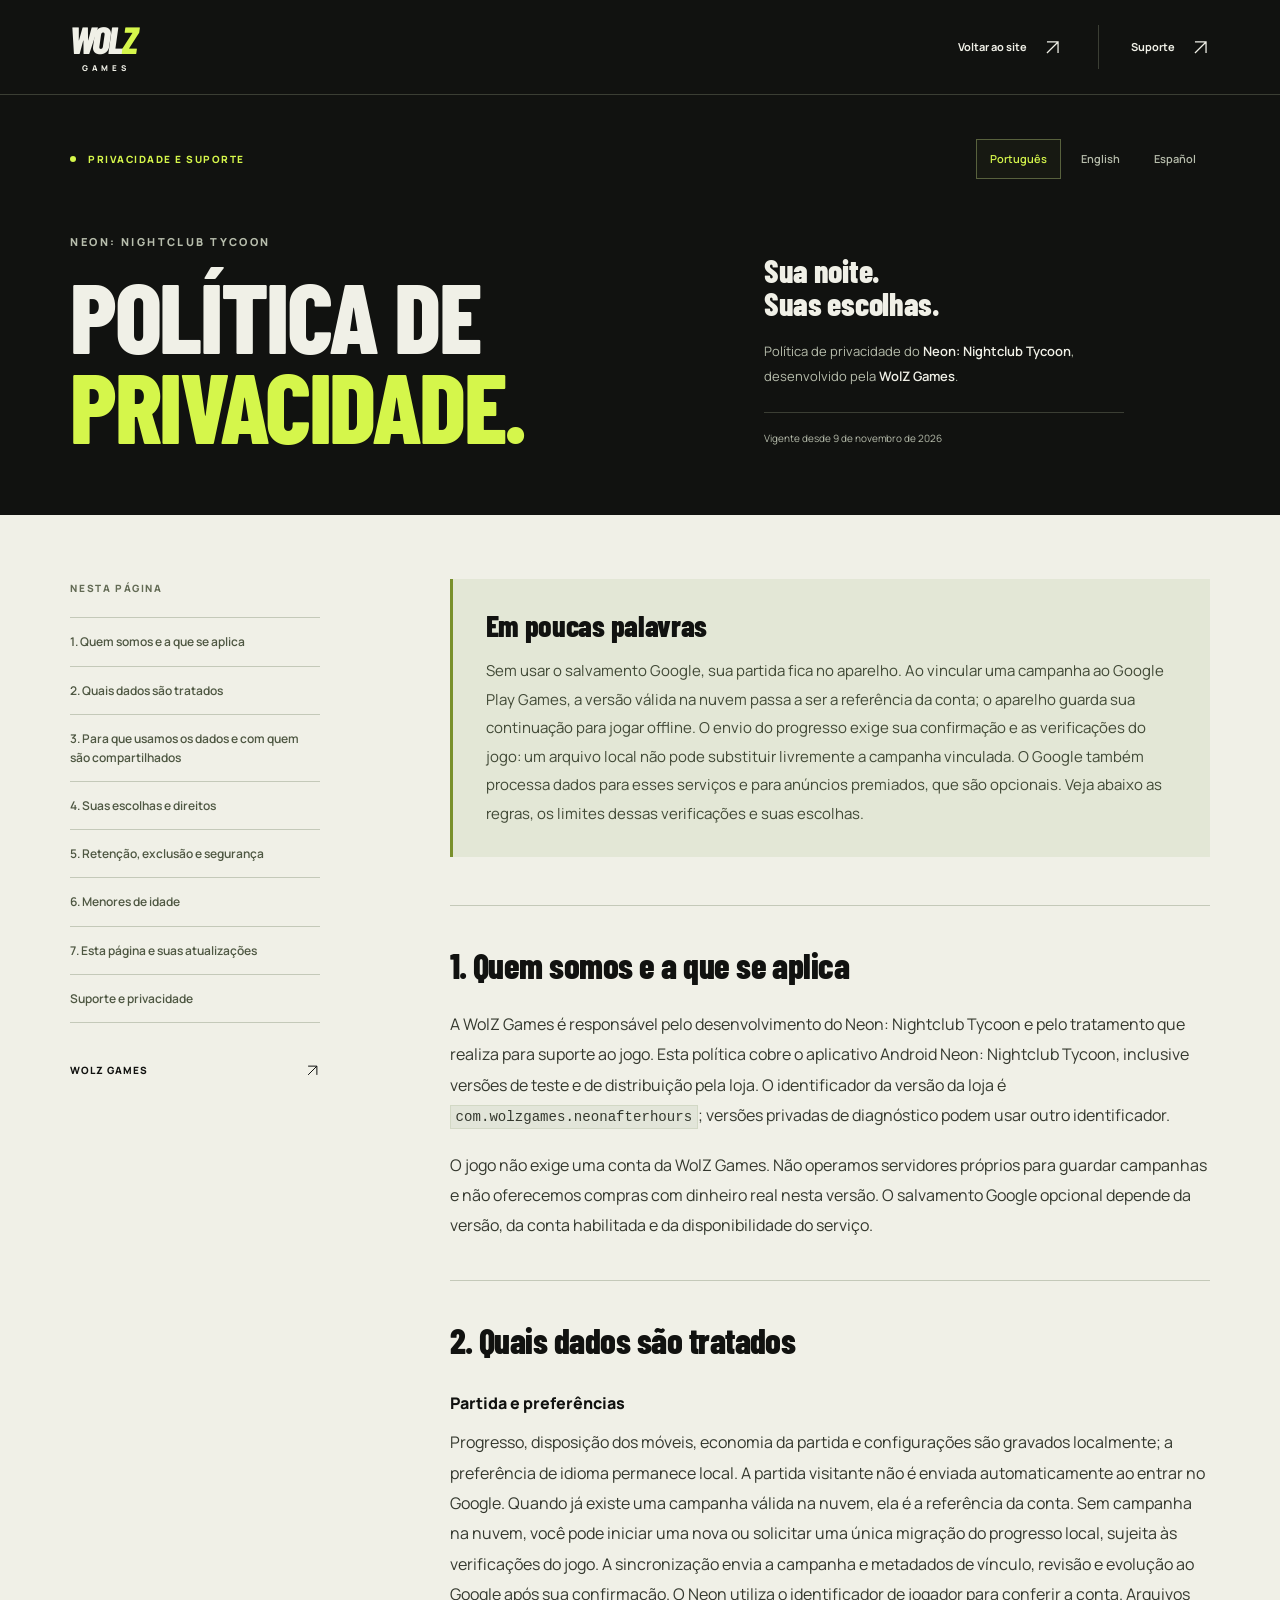
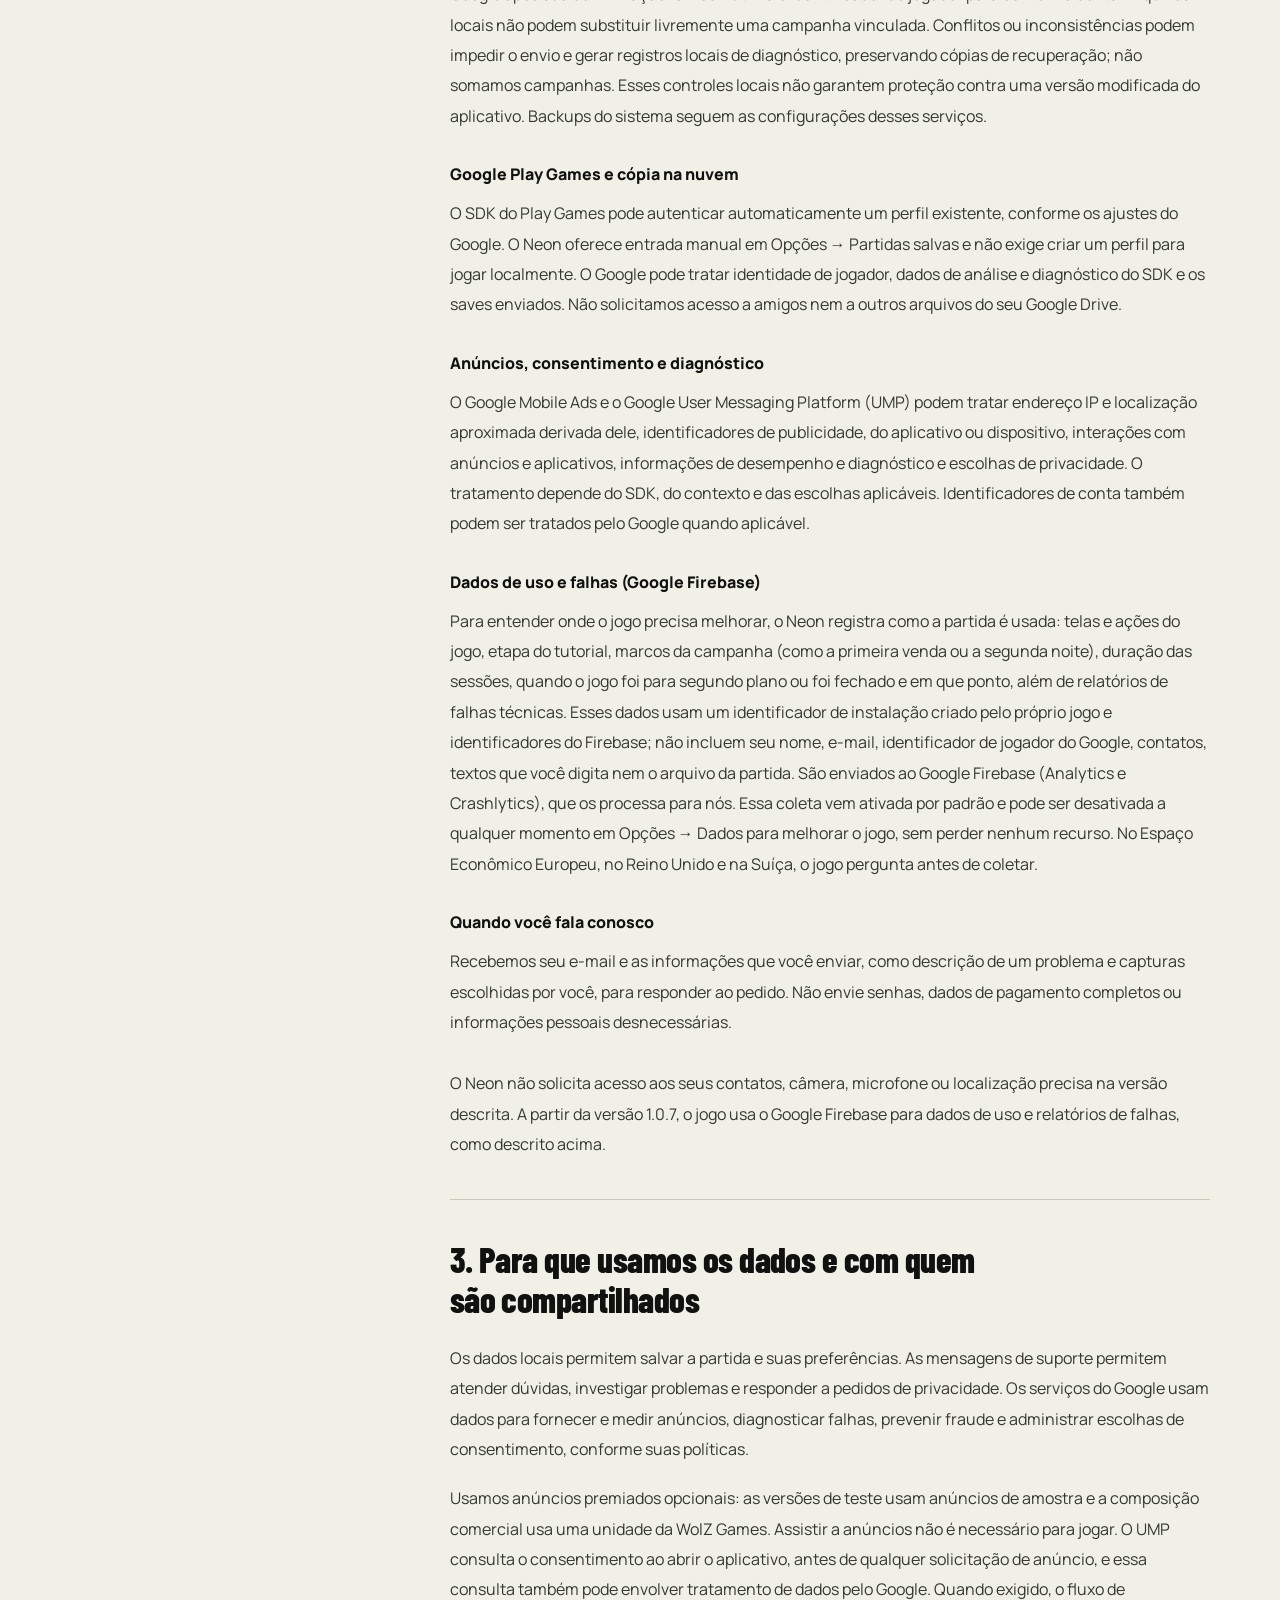
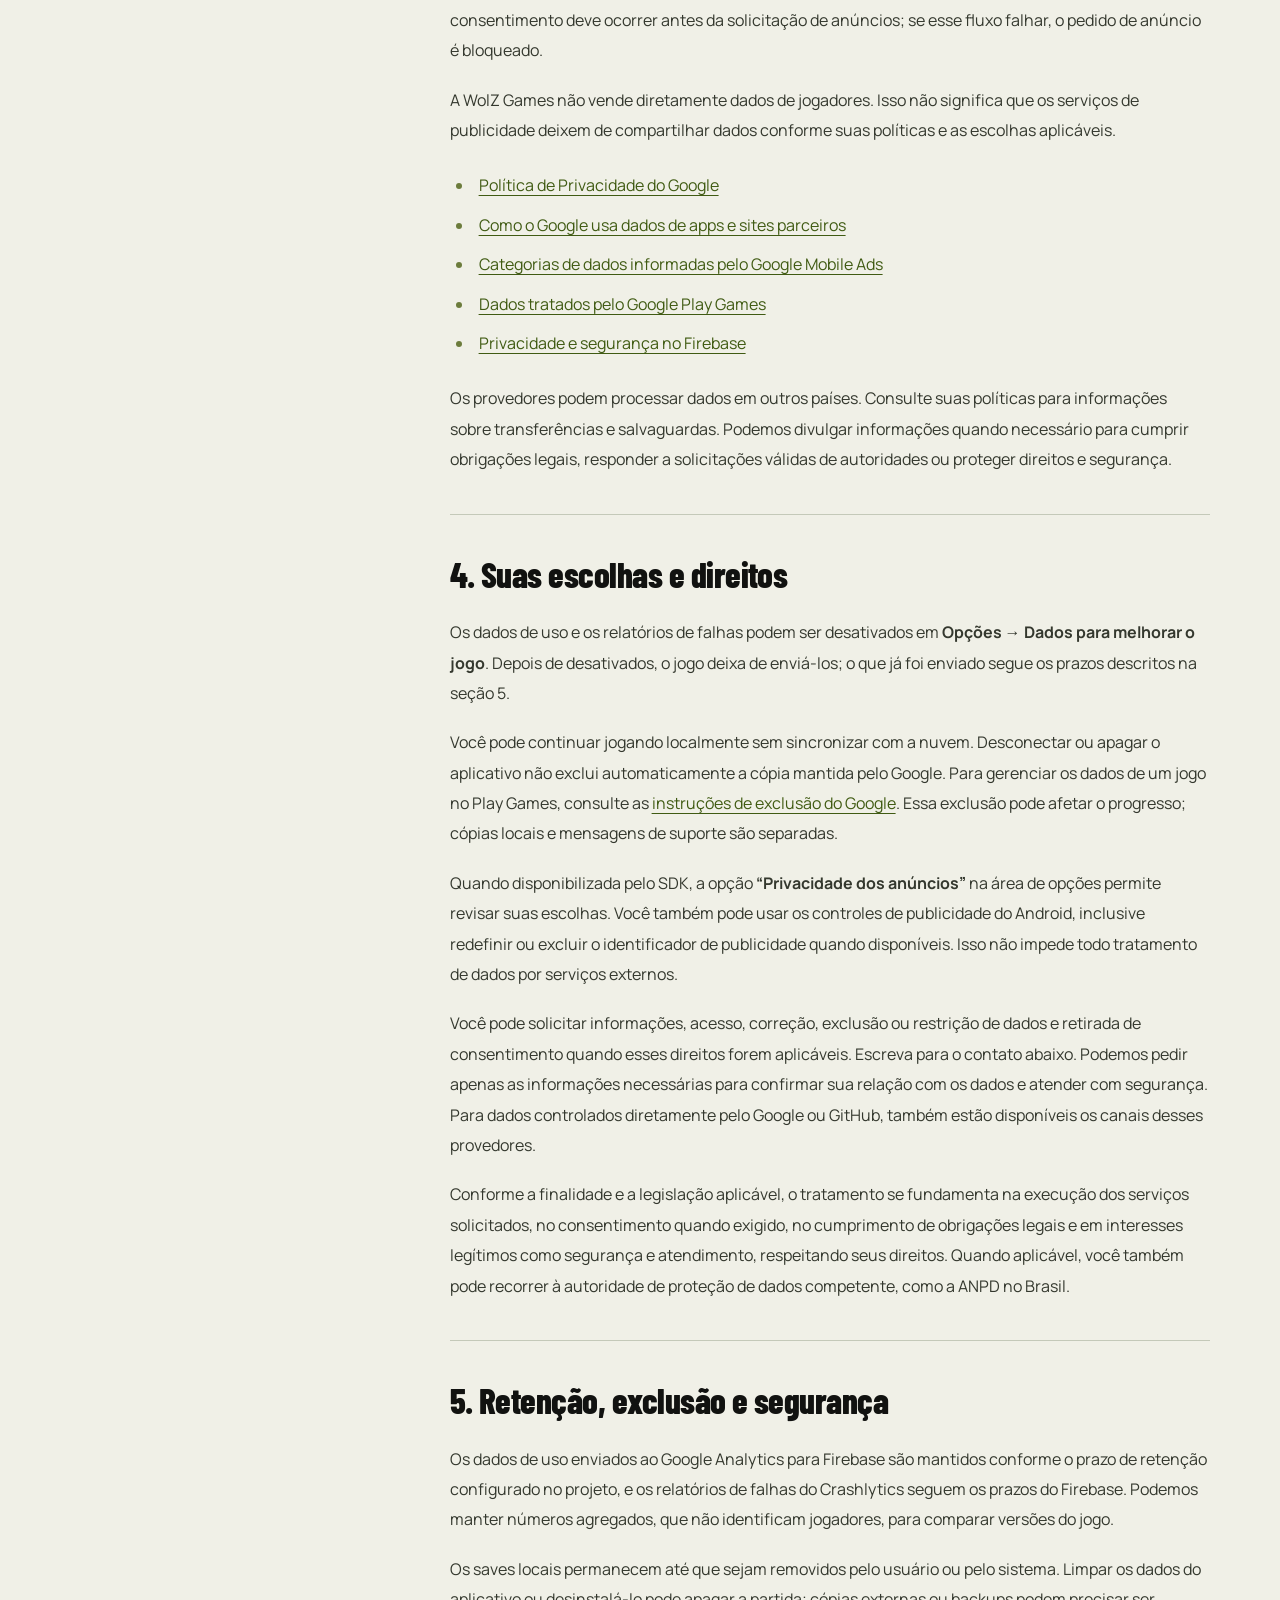
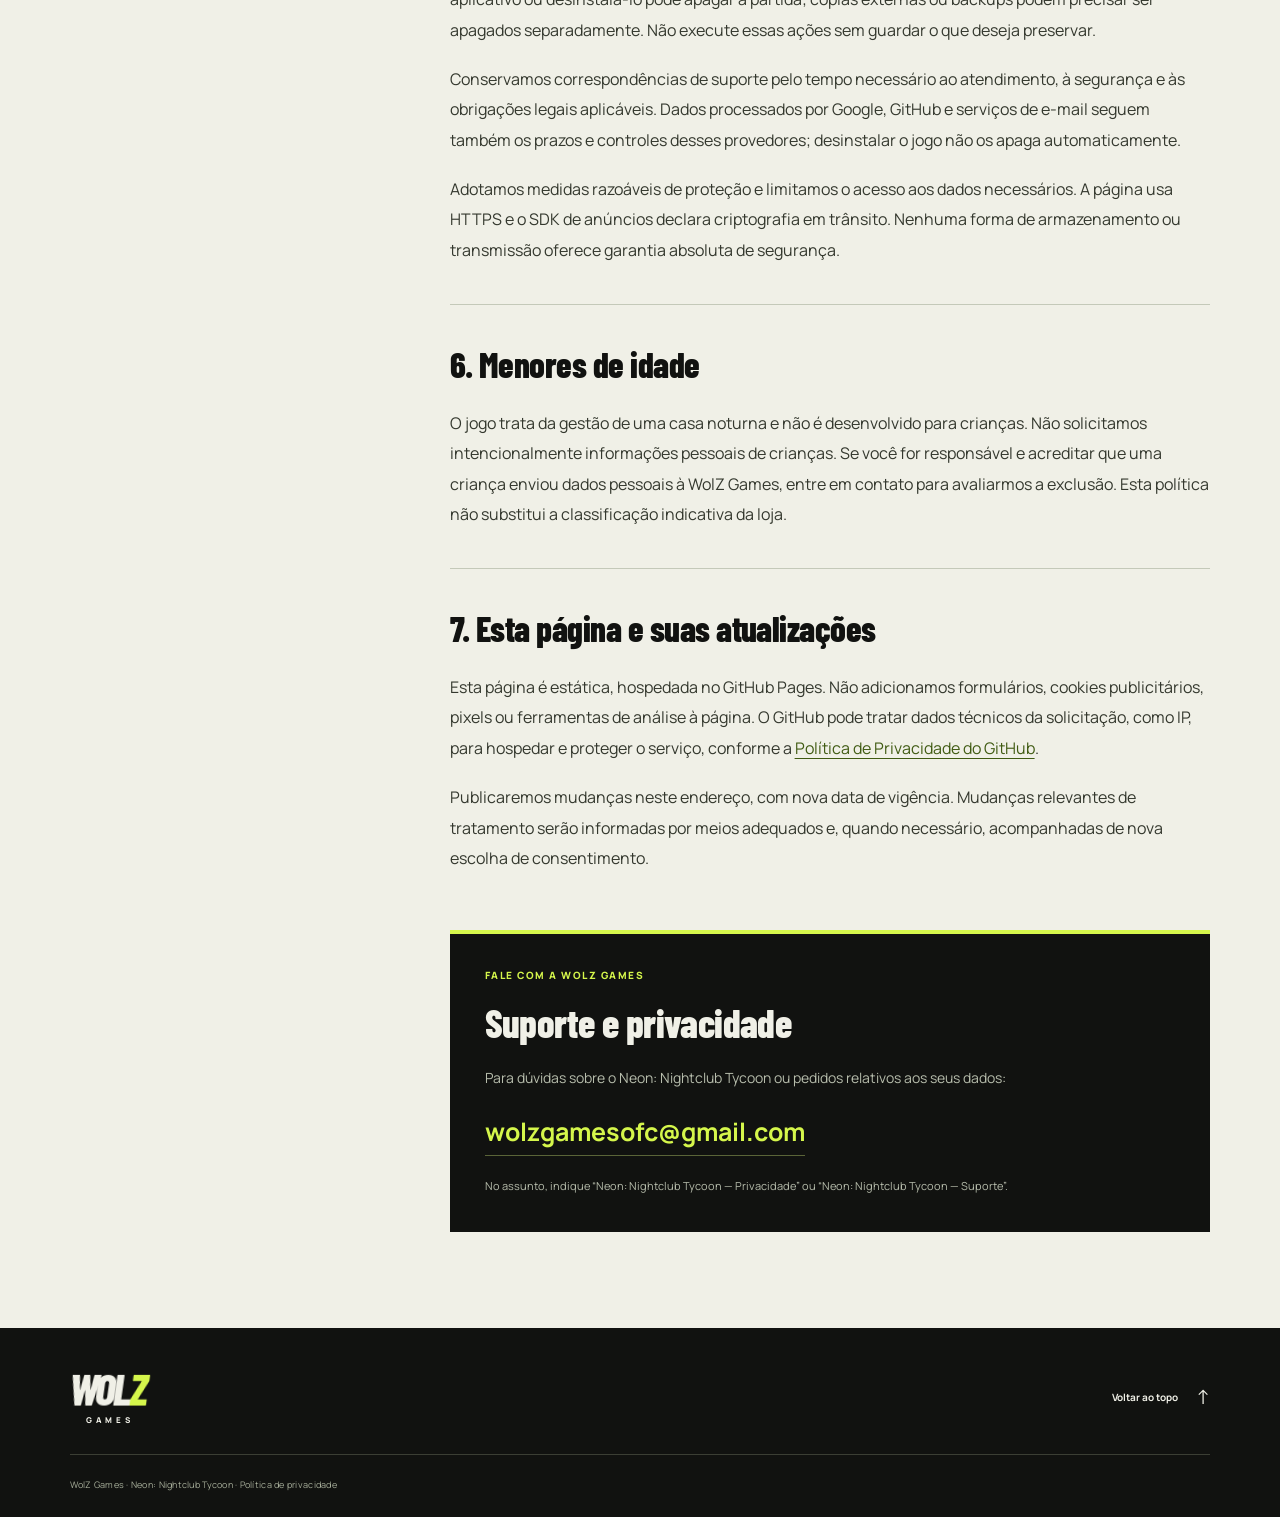
<file: index.html>
<!doctype html>
<html lang="pt-BR">
<head>
  <meta charset="utf-8">
  <meta name="viewport" content="width=device-width,initial-scale=1">
  <meta name="description" content="Política de privacidade do Neon: Nightclub Tycoon, da WolZ Games. Dados, anúncios, suas escolhas e contato.">
  <meta name="color-scheme" content="light">
  <meta name="theme-color" content="#111210">
  <title>Privacidade · Neon: Nightclub Tycoon · WolZ Games</title>
  <link rel="canonical" href="https://wesley-dev1.github.io/neonafterhours-privacy/">
  <link rel="alternate" hreflang="pt-BR" href="https://wesley-dev1.github.io/neonafterhours-privacy/">
  <link rel="alternate" hreflang="en" href="https://wesley-dev1.github.io/neonafterhours-privacy/en.html">
  <link rel="alternate" hreflang="es" href="https://wesley-dev1.github.io/neonafterhours-privacy/es.html">
  <link rel="alternate" hreflang="x-default" href="https://wesley-dev1.github.io/neonafterhours-privacy/">
  <link rel="icon" href="https://wesley-dev1.github.io/assets/neon-icon.webp" type="image/webp">
  <link rel="preload" href="assets/fonts/barlow-condensed-800-latin.woff2" as="font" type="font/woff2" crossorigin>
  <link rel="preload" href="assets/fonts/manrope-latin.woff2" as="font" type="font/woff2" crossorigin>
  <link rel="stylesheet" href="style.css?v=c54417be1d84">
</head>
<body id="top">
<a class="skip" href="#policy">Ir para a política</a>
<header class="site-header"><div class="wrap header-inner"><a class="brand" href="https://wesley-dev1.github.io/" aria-label="WolZ Games, início"><span class="brand-word">WOL<span>Z</span></span><span class="brand-caption">GAMES</span></a><a class="header-back" href="https://wesley-dev1.github.io/">Voltar ao site<svg class="icon" viewBox="0 0 24 24" aria-hidden="true"><path d="M5 19 19 5M5 5h14v14"/></svg></a><a class="header-support" href="mailto:wolzgamesofc@gmail.com">Suporte<svg class="icon" viewBox="0 0 24 24" aria-hidden="true"><path d="M5 19 19 5M5 5h14v14"/></svg></a></div></header>
<main id="policy" tabindex="-1">
<div class="document-hero"><div class="wrap"><div class="hero-top"><p class="eyebrow">PRIVACIDADE E SUPORTE</p><nav aria-label="Idioma" class="languages"><a href="./" lang="pt-BR" hreflang="pt-BR" aria-current="page">Português</a><a href="en.html" lang="en" hreflang="en">English</a><a href="es.html" lang="es" hreflang="es">Español</a></nav></div><div class="hero-grid"><div><p class="document-game">NEON: NIGHTCLUB TYCOON</p><h1>POLÍTICA DE<br><span>PRIVACIDADE.</span></h1></div><div class="hero-aside"><p class="hero-tagline">Sua noite.<br>Suas escolhas.</p><p class="intro">Política de privacidade do <strong>Neon: Nightclub Tycoon</strong>, desenvolvido pela <strong>WolZ Games</strong>.</p><p class="updated">Vigente desde 9 de novembro de 2026</p></div></div></div></div>
<div class="wrap reading-layout">
<aside class="desktop-toc"><div class="toc-inner"><p class="toc-label">Nesta página</p><nav aria-label="Nesta página"><a href="#about">1. Quem somos e a que se aplica</a>
<a href="#data">2. Quais dados são tratados</a>
<a href="#ads">3. Para que usamos os dados e com quem são compartilhados</a>
<a href="#choices">4. Suas escolhas e direitos</a>
<a href="#security">5. Retenção, exclusão e segurança</a>
<a href="#minors">6. Menores de idade</a>
<a href="#updates">7. Esta página e suas atualizações</a>
<a href="#contact">Suporte e privacidade</a></nav><a class="toc-home" href="https://wesley-dev1.github.io/">WOLZ GAMES <svg class="icon" viewBox="0 0 24 24" aria-hidden="true"><path d="M5 19 19 5M5 5h14v14"/></svg></a></div></aside>
<div class="reading-main"><details class="mobile-toc"><summary>Explorar esta política<span aria-hidden="true">+</span></summary><nav aria-label="Nesta página"><a href="#about">1. Quem somos e a que se aplica</a>
<a href="#data">2. Quais dados são tratados</a>
<a href="#ads">3. Para que usamos os dados e com quem são compartilhados</a>
<a href="#choices">4. Suas escolhas e direitos</a>
<a href="#security">5. Retenção, exclusão e segurança</a>
<a href="#minors">6. Menores de idade</a>
<a href="#updates">7. Esta página e suas atualizações</a>
<a href="#contact">Suporte e privacidade</a></nav></details>
<article class="policy-copy" aria-label="Política de privacidade">
<aside class="summary"><strong>Em poucas palavras</strong><p>Sem usar o salvamento Google, sua partida fica no aparelho. Ao vincular uma campanha ao Google Play Games, a versão válida na nuvem passa a ser a referência da conta; o aparelho guarda sua continuação para jogar offline. O envio do progresso exige sua confirmação e as verificações do jogo: um arquivo local não pode substituir livremente a campanha vinculada. O Google também processa dados para esses serviços e para anúncios premiados, que são opcionais. Veja abaixo as regras, os limites dessas verificações e suas escolhas.</p></aside>
<section id="about"><h2>1. Quem somos e a que se aplica</h2><p>A WolZ Games é responsável pelo desenvolvimento do Neon: Nightclub Tycoon e pelo tratamento que realiza para suporte ao jogo. Esta política cobre o aplicativo Android Neon: Nightclub Tycoon, inclusive versões de teste e de distribuição pela loja. O identificador da versão da loja é <code>com.wolzgames.neonafterhours</code>; versões privadas de diagnóstico podem usar outro identificador.</p><p>O jogo não exige uma conta da WolZ Games. Não operamos servidores próprios para guardar campanhas e não oferecemos compras com dinheiro real nesta versão. O salvamento Google opcional depende da versão, da conta habilitada e da disponibilidade do serviço.</p></section>
<section id="data"><h2>2. Quais dados são tratados</h2><div class="item"><h3>Partida e preferências</h3><p>Progresso, disposição dos móveis, economia da partida e configurações são gravados localmente; a preferência de idioma permanece local. A partida visitante não é enviada automaticamente ao entrar no Google. Quando já existe uma campanha válida na nuvem, ela é a referência da conta. Sem campanha na nuvem, você pode iniciar uma nova ou solicitar uma única migração do progresso local, sujeita às verificações do jogo. A sincronização envia a campanha e metadados de vínculo, revisão e evolução ao Google após sua confirmação. O Neon utiliza o identificador de jogador para conferir a conta. Arquivos locais não podem substituir livremente uma campanha vinculada. Conflitos ou inconsistências podem impedir o envio e gerar registros locais de diagnóstico, preservando cópias de recuperação; não somamos campanhas. Esses controles locais não garantem proteção contra uma versão modificada do aplicativo. Backups do sistema seguem as configurações desses serviços.</p></div><div class="item"><h3>Google Play Games e cópia na nuvem</h3><p>O SDK do Play Games pode autenticar automaticamente um perfil existente, conforme os ajustes do Google. O Neon oferece entrada manual em Opções → Partidas salvas e não exige criar um perfil para jogar localmente. O Google pode tratar identidade de jogador, dados de análise e diagnóstico do SDK e os saves enviados. Não solicitamos acesso a amigos nem a outros arquivos do seu Google Drive.</p></div><div class="item"><h3>Anúncios, consentimento e diagnóstico</h3><p>O Google Mobile Ads e o Google User Messaging Platform (UMP) podem tratar endereço IP e localização aproximada derivada dele, identificadores de publicidade, do aplicativo ou dispositivo, interações com anúncios e aplicativos, informações de desempenho e diagnóstico e escolhas de privacidade. O tratamento depende do SDK, do contexto e das escolhas aplicáveis. Identificadores de conta também podem ser tratados pelo Google quando aplicável.</p></div><div class="item"><h3>Dados de uso e falhas (Google Firebase)</h3><p>Para entender onde o jogo precisa melhorar, o Neon registra como a partida é usada: telas e ações do jogo, etapa do tutorial, marcos da campanha (como a primeira venda ou a segunda noite), duração das sessões, quando o jogo foi para segundo plano ou foi fechado e em que ponto, além de relatórios de falhas técnicas. Esses dados usam um identificador de instalação criado pelo próprio jogo e identificadores do Firebase; não incluem seu nome, e-mail, identificador de jogador do Google, contatos, textos que você digita nem o arquivo da partida. São enviados ao Google Firebase (Analytics e Crashlytics), que os processa para nós. Essa coleta vem ativada por padrão e pode ser desativada a qualquer momento em Opções → Dados para melhorar o jogo, sem perder nenhum recurso. No Espaço Econômico Europeu, no Reino Unido e na Suíça, o jogo pergunta antes de coletar.</p></div><div class="item"><h3>Quando você fala conosco</h3><p>Recebemos seu e-mail e as informações que você enviar, como descrição de um problema e capturas escolhidas por você, para responder ao pedido. Não envie senhas, dados de pagamento completos ou informações pessoais desnecessárias.</p></div><p>O Neon não solicita acesso aos seus contatos, câmera, microfone ou localização precisa na versão descrita. A partir da versão 1.0.7, o jogo usa o Google Firebase para dados de uso e relatórios de falhas, como descrito acima.</p></section>
<section id="ads"><h2>3. Para que usamos os dados e com quem são compartilhados</h2><p>Os dados locais permitem salvar a partida e suas preferências. As mensagens de suporte permitem atender dúvidas, investigar problemas e responder a pedidos de privacidade. Os serviços do Google usam dados para fornecer e medir anúncios, diagnosticar falhas, prevenir fraude e administrar escolhas de consentimento, conforme suas políticas.</p><p>Usamos anúncios premiados opcionais: as versões de teste usam anúncios de amostra e a composição comercial usa uma unidade da WolZ Games. Assistir a anúncios não é necessário para jogar. O UMP consulta o consentimento ao abrir o aplicativo, antes de qualquer solicitação de anúncio, e essa consulta também pode envolver tratamento de dados pelo Google. Quando exigido, o fluxo de consentimento deve ocorrer antes da solicitação de anúncios; se esse fluxo falhar, o pedido de anúncio é bloqueado.</p><p>A WolZ Games não vende diretamente dados de jogadores. Isso não significa que os serviços de publicidade deixem de compartilhar dados conforme suas políticas e as escolhas aplicáveis.</p><ul><li><a href="https://policies.google.com/privacy">Política de Privacidade do Google</a></li><li><a href="https://policies.google.com/technologies/partner-sites">Como o Google usa dados de apps e sites parceiros</a></li><li><a href="https://developers.google.com/admob/android/privacy/play-data-disclosure">Categorias de dados informadas pelo Google Mobile Ads</a></li><li><a href="https://developer.android.com/games/pgs/data-collection">Dados tratados pelo Google Play Games</a></li><li><a href="https://firebase.google.com/support/privacy">Privacidade e segurança no Firebase</a></li></ul><p>Os provedores podem processar dados em outros países. Consulte suas políticas para informações sobre transferências e salvaguardas. Podemos divulgar informações quando necessário para cumprir obrigações legais, responder a solicitações válidas de autoridades ou proteger direitos e segurança.</p></section>
<section id="choices"><h2>4. Suas escolhas e direitos</h2><p>Os dados de uso e os relatórios de falhas podem ser desativados em <strong>Opções → Dados para melhorar o jogo</strong>. Depois de desativados, o jogo deixa de enviá-los; o que já foi enviado segue os prazos descritos na seção 5.</p><p>Você pode continuar jogando localmente sem sincronizar com a nuvem. Desconectar ou apagar o aplicativo não exclui automaticamente a cópia mantida pelo Google. Para gerenciar os dados de um jogo no Play Games, consulte as <a href="https://support.google.com/googleplay/answer/9130646">instruções de exclusão do Google</a>. Essa exclusão pode afetar o progresso; cópias locais e mensagens de suporte são separadas.</p><p>Quando disponibilizada pelo SDK, a opção <strong>“Privacidade dos anúncios”</strong> na área de opções permite revisar suas escolhas. Você também pode usar os controles de publicidade do Android, inclusive redefinir ou excluir o identificador de publicidade quando disponíveis. Isso não impede todo tratamento de dados por serviços externos.</p><p>Você pode solicitar informações, acesso, correção, exclusão ou restrição de dados e retirada de consentimento quando esses direitos forem aplicáveis. Escreva para o contato abaixo. Podemos pedir apenas as informações necessárias para confirmar sua relação com os dados e atender com segurança. Para dados controlados diretamente pelo Google ou GitHub, também estão disponíveis os canais desses provedores.</p><p>Conforme a finalidade e a legislação aplicável, o tratamento se fundamenta na execução dos serviços solicitados, no consentimento quando exigido, no cumprimento de obrigações legais e em interesses legítimos como segurança e atendimento, respeitando seus direitos. Quando aplicável, você também pode recorrer à autoridade de proteção de dados competente, como a ANPD no Brasil.</p></section>
<section id="security"><h2>5. Retenção, exclusão e segurança</h2><p>Os dados de uso enviados ao Google Analytics para Firebase são mantidos conforme o prazo de retenção configurado no projeto, e os relatórios de falhas do Crashlytics seguem os prazos do Firebase. Podemos manter números agregados, que não identificam jogadores, para comparar versões do jogo.</p><p>Os saves locais permanecem até que sejam removidos pelo usuário ou pelo sistema. Limpar os dados do aplicativo ou desinstalá-lo pode apagar a partida; cópias externas ou backups podem precisar ser apagados separadamente. Não execute essas ações sem guardar o que deseja preservar.</p><p>Conservamos correspondências de suporte pelo tempo necessário ao atendimento, à segurança e às obrigações legais aplicáveis. Dados processados por Google, GitHub e serviços de e-mail seguem também os prazos e controles desses provedores; desinstalar o jogo não os apaga automaticamente.</p><p>Adotamos medidas razoáveis de proteção e limitamos o acesso aos dados necessários. A página usa HTTPS e o SDK de anúncios declara criptografia em trânsito. Nenhuma forma de armazenamento ou transmissão oferece garantia absoluta de segurança.</p></section>
<section id="minors"><h2>6. Menores de idade</h2><p>O jogo trata da gestão de uma casa noturna e não é desenvolvido para crianças. Não solicitamos intencionalmente informações pessoais de crianças. Se você for responsável e acreditar que uma criança enviou dados pessoais à WolZ Games, entre em contato para avaliarmos a exclusão. Esta política não substitui a classificação indicativa da loja.</p></section>
<section id="updates"><h2>7. Esta página e suas atualizações</h2><p>Esta página é estática, hospedada no GitHub Pages. Não adicionamos formulários, cookies publicitários, pixels ou ferramentas de análise à página. O GitHub pode tratar dados técnicos da solicitação, como IP, para hospedar e proteger o serviço, conforme a <a href="https://docs.github.com/en/site-policy/privacy-policies/github-general-privacy-statement">Política de Privacidade do GitHub</a>.</p><p>Publicaremos mudanças neste endereço, com nova data de vigência. Mudanças relevantes de tratamento serão informadas por meios adequados e, quando necessário, acompanhadas de nova escolha de consentimento.</p></section>
<section id="contact" class="contact"><p class="eyebrow">FALE COM A WOLZ GAMES</p><h2>Suporte e privacidade</h2><p>Para dúvidas sobre o Neon: Nightclub Tycoon ou pedidos relativos aos seus dados:</p><a class="email" href="mailto:wolzgamesofc@gmail.com">wolzgamesofc@gmail.com</a><p class="hint">No assunto, indique “Neon: Nightclub Tycoon — Privacidade” ou “Neon: Nightclub Tycoon — Suporte”.</p></section>
</article></div>
</div>
</main>
<footer class="site-footer"><div class="wrap"><div class="footer-top"><a class="brand" href="https://wesley-dev1.github.io/" aria-label="WolZ Games, início"><span class="brand-word">WOL<span>Z</span></span><span class="brand-caption">GAMES</span></a><a class="footer-back" href="#top">Voltar ao topo<span aria-hidden="true">↑</span></a></div><p class="footer-note">WolZ Games · Neon: Nightclub Tycoon · Política de privacidade</p></div></footer>
</body>
</html>
</file>
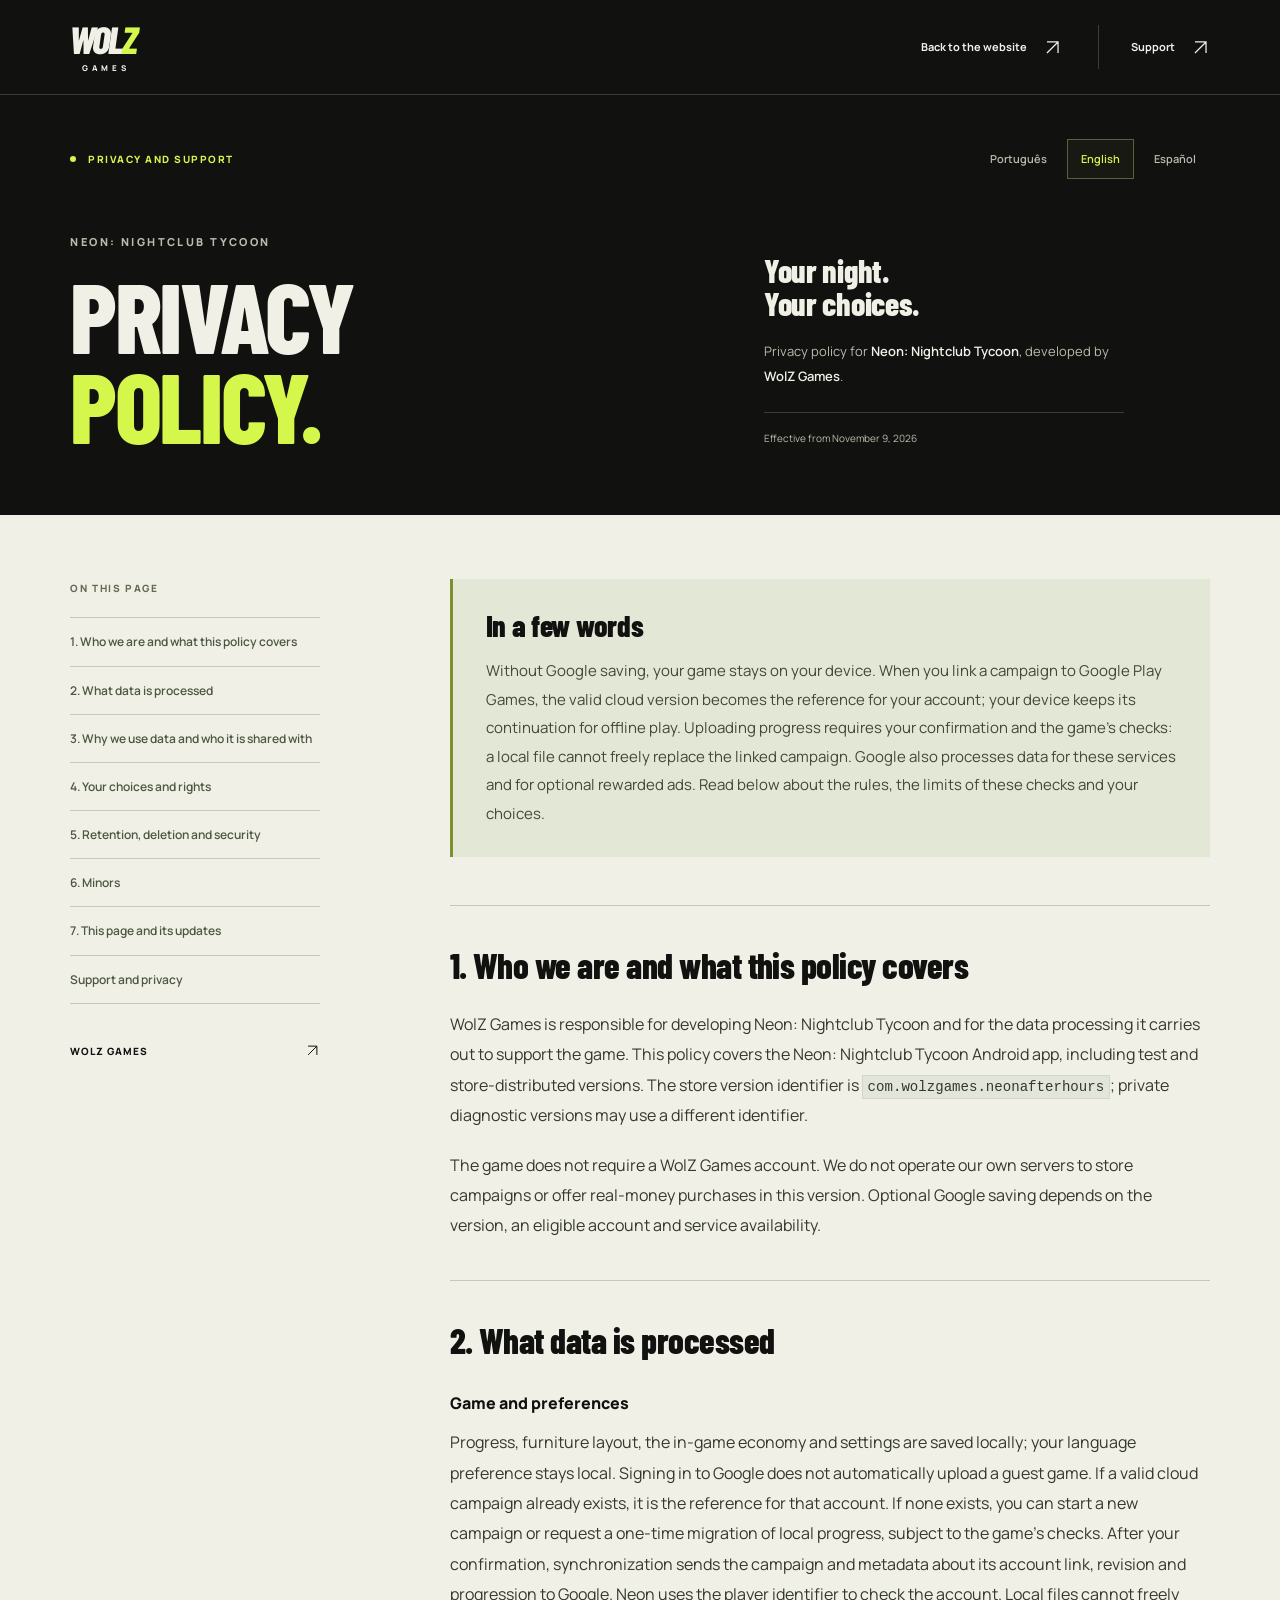
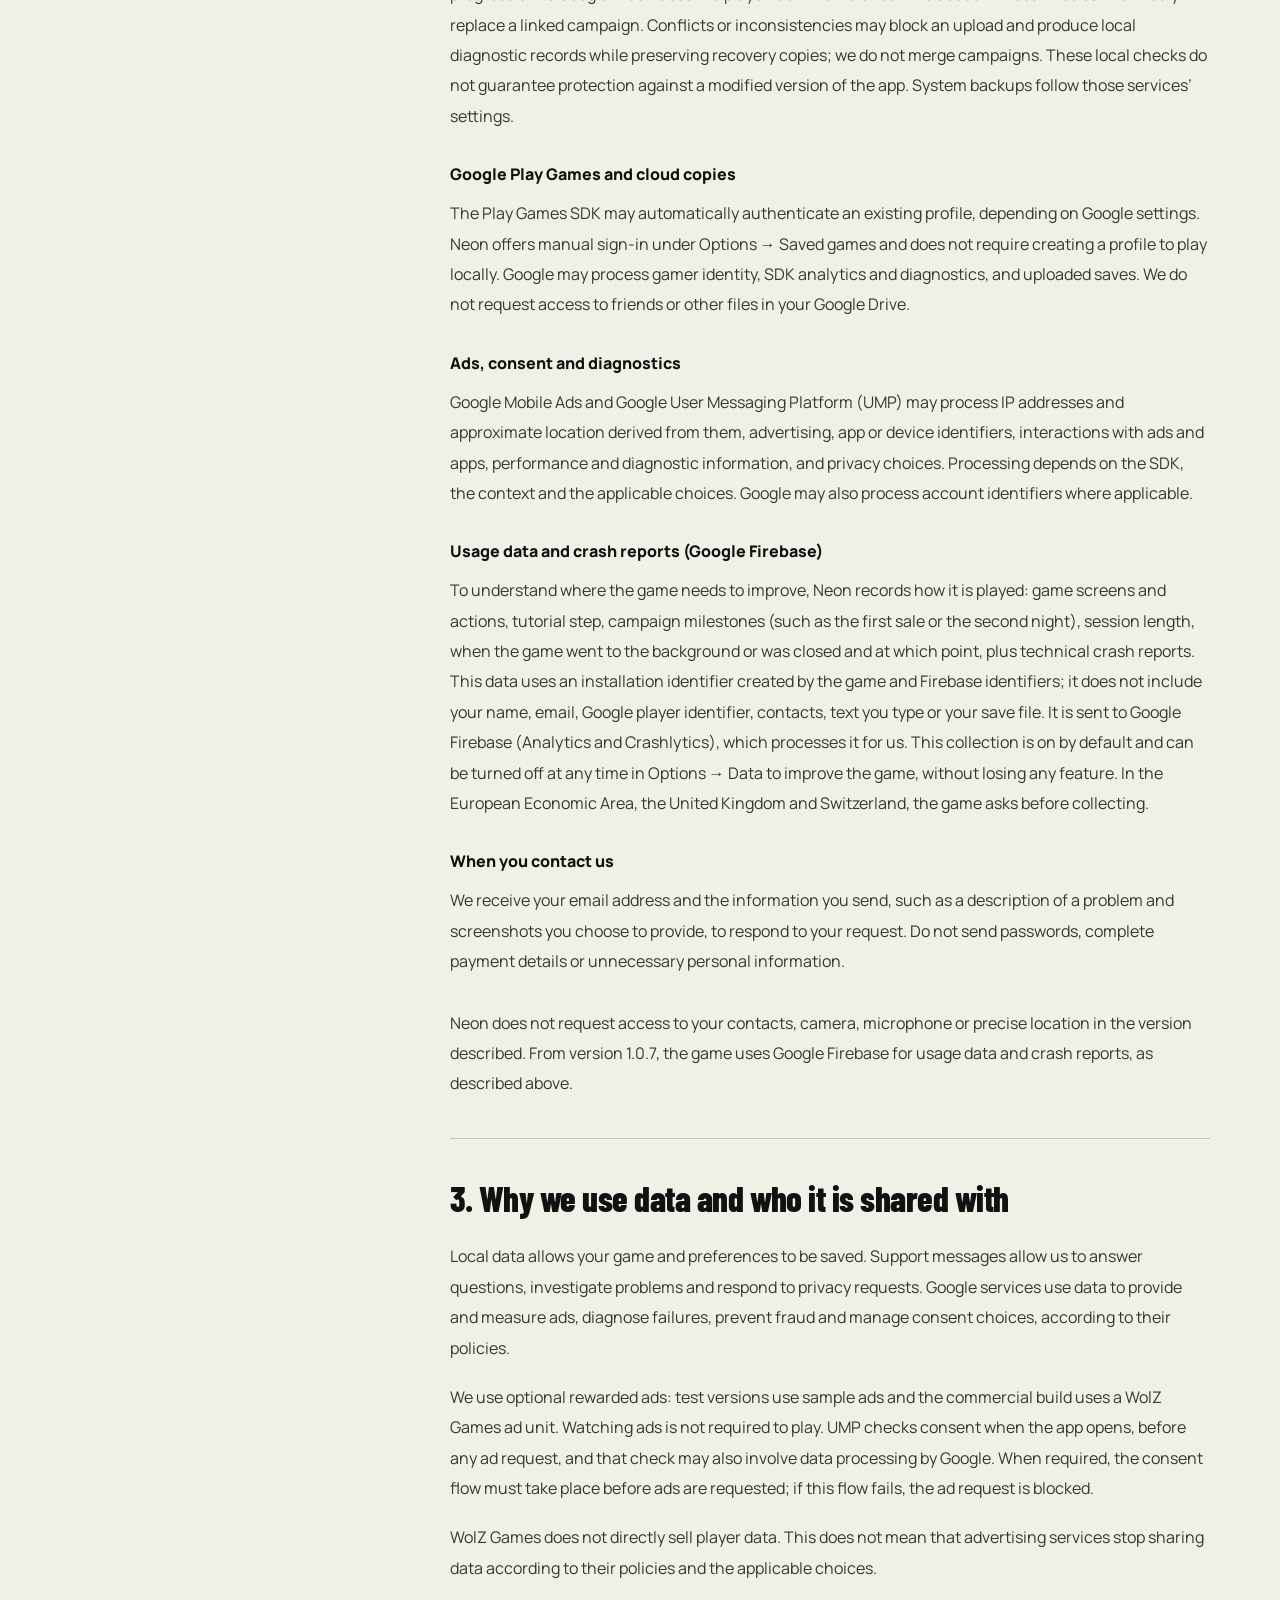
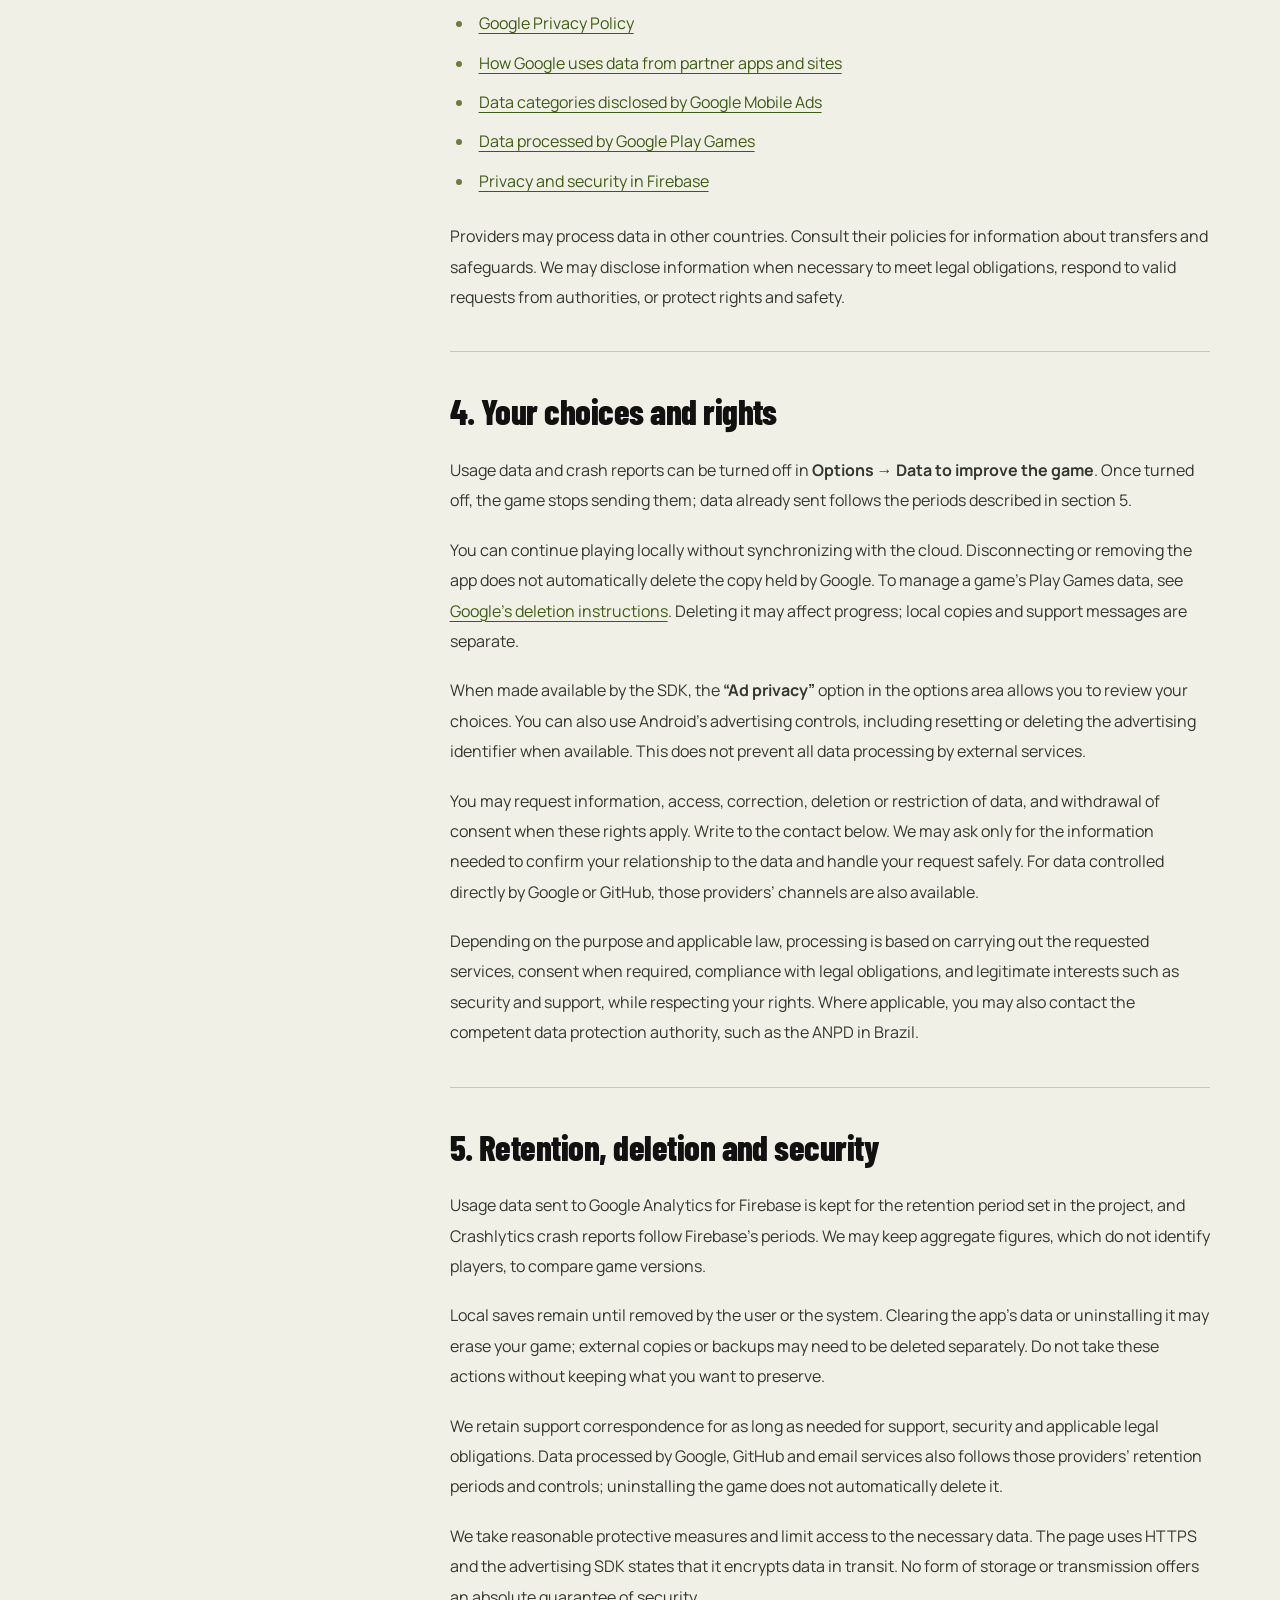
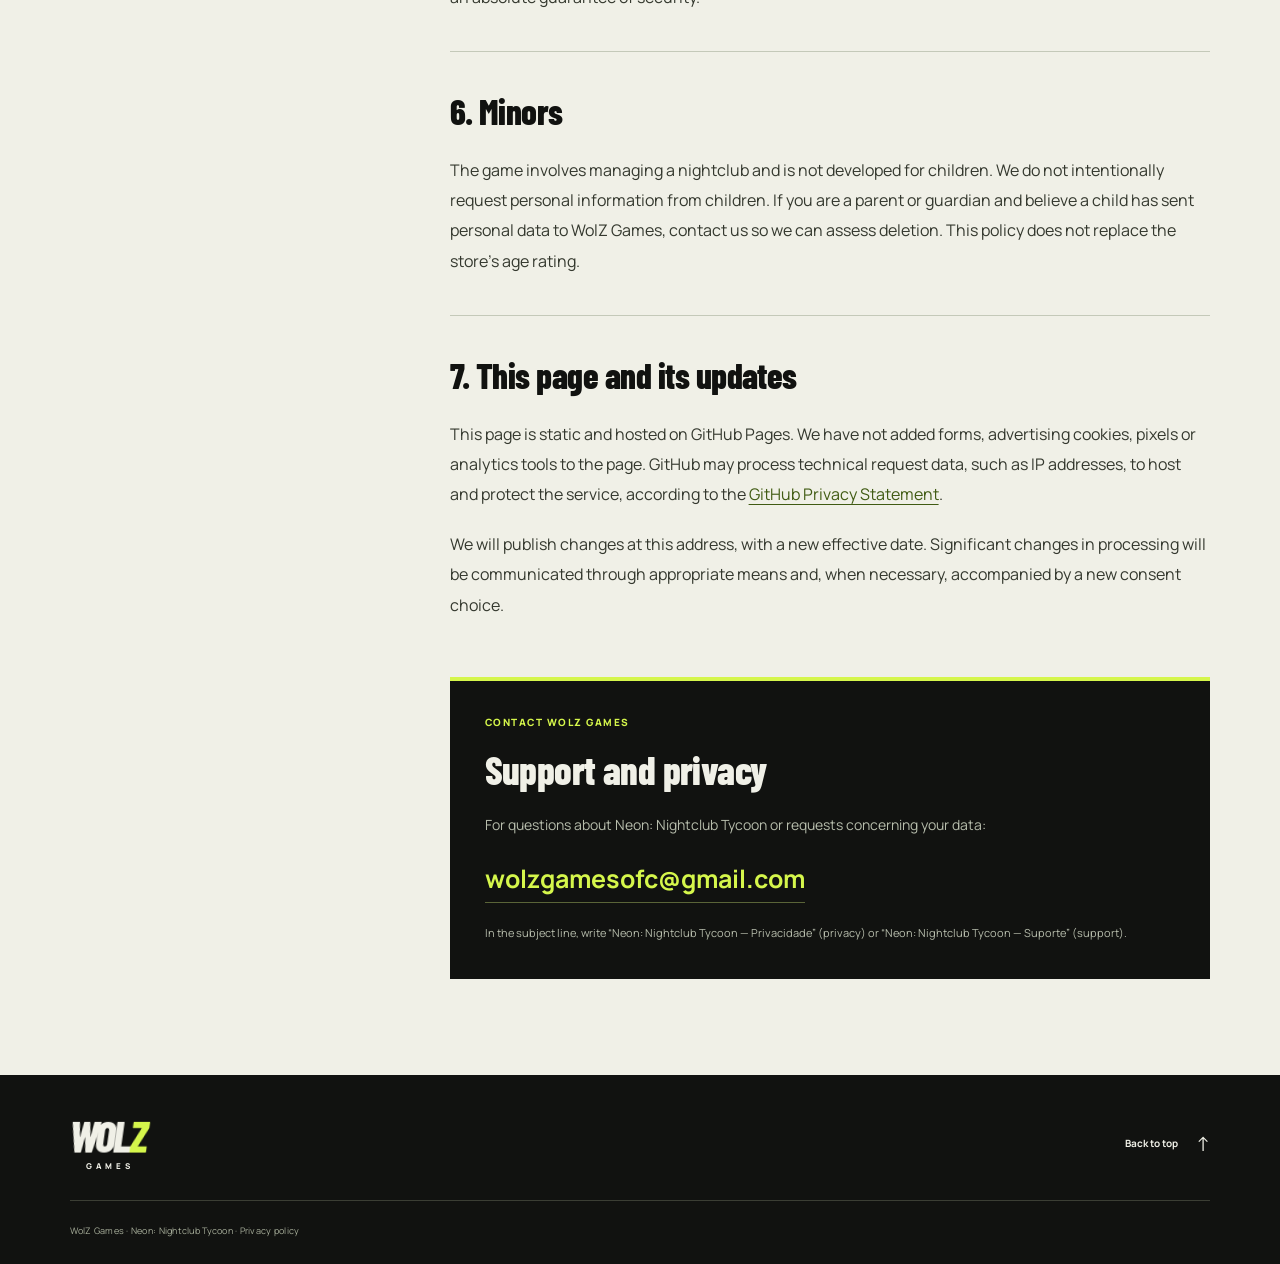
<file: en.html>
<!doctype html>
<html lang="en">
<head>
  <meta charset="utf-8">
  <meta name="viewport" content="width=device-width,initial-scale=1">
  <meta name="description" content="Privacy policy for Neon: Nightclub Tycoon by WolZ Games. Data, ads, your choices and contact.">
  <meta name="color-scheme" content="light">
  <meta name="theme-color" content="#111210">
  <title>Privacy · Neon: Nightclub Tycoon · WolZ Games</title>
  <link rel="canonical" href="https://wesley-dev1.github.io/neonafterhours-privacy/en.html">
  <link rel="alternate" hreflang="pt-BR" href="https://wesley-dev1.github.io/neonafterhours-privacy/">
  <link rel="alternate" hreflang="en" href="https://wesley-dev1.github.io/neonafterhours-privacy/en.html">
  <link rel="alternate" hreflang="es" href="https://wesley-dev1.github.io/neonafterhours-privacy/es.html">
  <link rel="alternate" hreflang="x-default" href="https://wesley-dev1.github.io/neonafterhours-privacy/">
  <link rel="icon" href="https://wesley-dev1.github.io/assets/neon-icon.webp" type="image/webp">
  <link rel="preload" href="assets/fonts/barlow-condensed-800-latin.woff2" as="font" type="font/woff2" crossorigin>
  <link rel="preload" href="assets/fonts/manrope-latin.woff2" as="font" type="font/woff2" crossorigin>
  <link rel="stylesheet" href="style.css?v=c54417be1d84">
</head>
<body id="top">
<a class="skip" href="#policy">Skip to the policy</a>
<header class="site-header"><div class="wrap header-inner"><a class="brand" href="https://wesley-dev1.github.io/" aria-label="WolZ Games, home"><span class="brand-word">WOL<span>Z</span></span><span class="brand-caption">GAMES</span></a><a class="header-back" href="https://wesley-dev1.github.io/">Back to the website<svg class="icon" viewBox="0 0 24 24" aria-hidden="true"><path d="M5 19 19 5M5 5h14v14"/></svg></a><a class="header-support" href="mailto:wolzgamesofc@gmail.com">Support<svg class="icon" viewBox="0 0 24 24" aria-hidden="true"><path d="M5 19 19 5M5 5h14v14"/></svg></a></div></header>
<main id="policy" tabindex="-1">
<div class="document-hero"><div class="wrap"><div class="hero-top"><p class="eyebrow">PRIVACY AND SUPPORT</p><nav aria-label="Language" class="languages"><a href="./" lang="pt-BR" hreflang="pt-BR">Português</a><a href="en.html" lang="en" hreflang="en" aria-current="page">English</a><a href="es.html" lang="es" hreflang="es">Español</a></nav></div><div class="hero-grid"><div><p class="document-game">NEON: NIGHTCLUB TYCOON</p><h1>PRIVACY<br><span>POLICY.</span></h1></div><div class="hero-aside"><p class="hero-tagline">Your night.<br>Your choices.</p><p class="intro">Privacy policy for <strong>Neon: Nightclub Tycoon</strong>, developed by <strong>WolZ Games</strong>.</p><p class="updated">Effective from November 9, 2026</p></div></div></div></div>
<div class="wrap reading-layout">
<aside class="desktop-toc"><div class="toc-inner"><p class="toc-label">On this page</p><nav aria-label="On this page"><a href="#about">1. Who we are and what this policy covers</a>
<a href="#data">2. What data is processed</a>
<a href="#ads">3. Why we use data and who it is shared with</a>
<a href="#choices">4. Your choices and rights</a>
<a href="#security">5. Retention, deletion and security</a>
<a href="#minors">6. Minors</a>
<a href="#updates">7. This page and its updates</a>
<a href="#contact">Support and privacy</a></nav><a class="toc-home" href="https://wesley-dev1.github.io/">WOLZ GAMES <svg class="icon" viewBox="0 0 24 24" aria-hidden="true"><path d="M5 19 19 5M5 5h14v14"/></svg></a></div></aside>
<div class="reading-main"><details class="mobile-toc"><summary>Explore this policy<span aria-hidden="true">+</span></summary><nav aria-label="On this page"><a href="#about">1. Who we are and what this policy covers</a>
<a href="#data">2. What data is processed</a>
<a href="#ads">3. Why we use data and who it is shared with</a>
<a href="#choices">4. Your choices and rights</a>
<a href="#security">5. Retention, deletion and security</a>
<a href="#minors">6. Minors</a>
<a href="#updates">7. This page and its updates</a>
<a href="#contact">Support and privacy</a></nav></details>
<article class="policy-copy" aria-label="Privacy policy">
<aside class="summary"><strong>In a few words</strong><p>Without Google saving, your game stays on your device. When you link a campaign to Google Play Games, the valid cloud version becomes the reference for your account; your device keeps its continuation for offline play. Uploading progress requires your confirmation and the game's checks: a local file cannot freely replace the linked campaign. Google also processes data for these services and for optional rewarded ads. Read below about the rules, the limits of these checks and your choices.</p></aside>
<section id="about"><h2>1. Who we are and what this policy covers</h2><p>WolZ Games is responsible for developing Neon: Nightclub Tycoon and for the data processing it carries out to support the game. This policy covers the Neon: Nightclub Tycoon Android app, including test and store-distributed versions. The store version identifier is <code>com.wolzgames.neonafterhours</code>; private diagnostic versions may use a different identifier.</p><p>The game does not require a WolZ Games account. We do not operate our own servers to store campaigns or offer real-money purchases in this version. Optional Google saving depends on the version, an eligible account and service availability.</p></section>
<section id="data"><h2>2. What data is processed</h2><div class="item"><h3>Game and preferences</h3><p>Progress, furniture layout, the in-game economy and settings are saved locally; your language preference stays local. Signing in to Google does not automatically upload a guest game. If a valid cloud campaign already exists, it is the reference for that account. If none exists, you can start a new campaign or request a one-time migration of local progress, subject to the game’s checks. After your confirmation, synchronization sends the campaign and metadata about its account link, revision and progression to Google. Neon uses the player identifier to check the account. Local files cannot freely replace a linked campaign. Conflicts or inconsistencies may block an upload and produce local diagnostic records while preserving recovery copies; we do not merge campaigns. These local checks do not guarantee protection against a modified version of the app. System backups follow those services’ settings.</p></div><div class="item"><h3>Google Play Games and cloud copies</h3><p>The Play Games SDK may automatically authenticate an existing profile, depending on Google settings. Neon offers manual sign-in under Options → Saved games and does not require creating a profile to play locally. Google may process gamer identity, SDK analytics and diagnostics, and uploaded saves. We do not request access to friends or other files in your Google Drive.</p></div><div class="item"><h3>Ads, consent and diagnostics</h3><p>Google Mobile Ads and Google User Messaging Platform (UMP) may process IP addresses and approximate location derived from them, advertising, app or device identifiers, interactions with ads and apps, performance and diagnostic information, and privacy choices. Processing depends on the SDK, the context and the applicable choices. Google may also process account identifiers where applicable.</p></div><div class="item"><h3>Usage data and crash reports (Google Firebase)</h3><p>To understand where the game needs to improve, Neon records how it is played: game screens and actions, tutorial step, campaign milestones (such as the first sale or the second night), session length, when the game went to the background or was closed and at which point, plus technical crash reports. This data uses an installation identifier created by the game and Firebase identifiers; it does not include your name, email, Google player identifier, contacts, text you type or your save file. It is sent to Google Firebase (Analytics and Crashlytics), which processes it for us. This collection is on by default and can be turned off at any time in Options → Data to improve the game, without losing any feature. In the European Economic Area, the United Kingdom and Switzerland, the game asks before collecting.</p></div><div class="item"><h3>When you contact us</h3><p>We receive your email address and the information you send, such as a description of a problem and screenshots you choose to provide, to respond to your request. Do not send passwords, complete payment details or unnecessary personal information.</p></div><p>Neon does not request access to your contacts, camera, microphone or precise location in the version described. From version 1.0.7, the game uses Google Firebase for usage data and crash reports, as described above.</p></section>
<section id="ads"><h2>3. Why we use data and who it is shared with</h2><p>Local data allows your game and preferences to be saved. Support messages allow us to answer questions, investigate problems and respond to privacy requests. Google services use data to provide and measure ads, diagnose failures, prevent fraud and manage consent choices, according to their policies.</p><p>We use optional rewarded ads: test versions use sample ads and the commercial build uses a WolZ Games ad unit. Watching ads is not required to play. UMP checks consent when the app opens, before any ad request, and that check may also involve data processing by Google. When required, the consent flow must take place before ads are requested; if this flow fails, the ad request is blocked.</p><p>WolZ Games does not directly sell player data. This does not mean that advertising services stop sharing data according to their policies and the applicable choices.</p><ul><li><a href="https://policies.google.com/privacy">Google Privacy Policy</a></li><li><a href="https://policies.google.com/technologies/partner-sites">How Google uses data from partner apps and sites</a></li><li><a href="https://developers.google.com/admob/android/privacy/play-data-disclosure">Data categories disclosed by Google Mobile Ads</a></li><li><a href="https://developer.android.com/games/pgs/data-collection">Data processed by Google Play Games</a></li><li><a href="https://firebase.google.com/support/privacy">Privacy and security in Firebase</a></li></ul><p>Providers may process data in other countries. Consult their policies for information about transfers and safeguards. We may disclose information when necessary to meet legal obligations, respond to valid requests from authorities, or protect rights and safety.</p></section>
<section id="choices"><h2>4. Your choices and rights</h2><p>Usage data and crash reports can be turned off in <strong>Options → Data to improve the game</strong>. Once turned off, the game stops sending them; data already sent follows the periods described in section 5.</p><p>You can continue playing locally without synchronizing with the cloud. Disconnecting or removing the app does not automatically delete the copy held by Google. To manage a game’s Play Games data, see <a href="https://support.google.com/googleplay/answer/9130646">Google’s deletion instructions</a>. Deleting it may affect progress; local copies and support messages are separate.</p><p>When made available by the SDK, the <strong>“Ad privacy”</strong> option in the options area allows you to review your choices. You can also use Android’s advertising controls, including resetting or deleting the advertising identifier when available. This does not prevent all data processing by external services.</p><p>You may request information, access, correction, deletion or restriction of data, and withdrawal of consent when these rights apply. Write to the contact below. We may ask only for the information needed to confirm your relationship to the data and handle your request safely. For data controlled directly by Google or GitHub, those providers’ channels are also available.</p><p>Depending on the purpose and applicable law, processing is based on carrying out the requested services, consent when required, compliance with legal obligations, and legitimate interests such as security and support, while respecting your rights. Where applicable, you may also contact the competent data protection authority, such as the ANPD in Brazil.</p></section>
<section id="security"><h2>5. Retention, deletion and security</h2><p>Usage data sent to Google Analytics for Firebase is kept for the retention period set in the project, and Crashlytics crash reports follow Firebase's periods. We may keep aggregate figures, which do not identify players, to compare game versions.</p><p>Local saves remain until removed by the user or the system. Clearing the app’s data or uninstalling it may erase your game; external copies or backups may need to be deleted separately. Do not take these actions without keeping what you want to preserve.</p><p>We retain support correspondence for as long as needed for support, security and applicable legal obligations. Data processed by Google, GitHub and email services also follows those providers’ retention periods and controls; uninstalling the game does not automatically delete it.</p><p>We take reasonable protective measures and limit access to the necessary data. The page uses HTTPS and the advertising SDK states that it encrypts data in transit. No form of storage or transmission offers an absolute guarantee of security.</p></section>
<section id="minors"><h2>6. Minors</h2><p>The game involves managing a nightclub and is not developed for children. We do not intentionally request personal information from children. If you are a parent or guardian and believe a child has sent personal data to WolZ Games, contact us so we can assess deletion. This policy does not replace the store’s age rating.</p></section>
<section id="updates"><h2>7. This page and its updates</h2><p>This page is static and hosted on GitHub Pages. We have not added forms, advertising cookies, pixels or analytics tools to the page. GitHub may process technical request data, such as IP addresses, to host and protect the service, according to the <a href="https://docs.github.com/en/site-policy/privacy-policies/github-general-privacy-statement">GitHub Privacy Statement</a>.</p><p>We will publish changes at this address, with a new effective date. Significant changes in processing will be communicated through appropriate means and, when necessary, accompanied by a new consent choice.</p></section>
<section id="contact" class="contact"><p class="eyebrow">CONTACT WOLZ GAMES</p><h2>Support and privacy</h2><p>For questions about Neon: Nightclub Tycoon or requests concerning your data:</p><a class="email" href="mailto:wolzgamesofc@gmail.com">wolzgamesofc@gmail.com</a><p class="hint">In the subject line, write “Neon: Nightclub Tycoon — Privacidade” (privacy) or “Neon: Nightclub Tycoon — Suporte” (support).</p></section>
</article></div>
</div>
</main>
<footer class="site-footer"><div class="wrap"><div class="footer-top"><a class="brand" href="https://wesley-dev1.github.io/" aria-label="WolZ Games, home"><span class="brand-word">WOL<span>Z</span></span><span class="brand-caption">GAMES</span></a><a class="footer-back" href="#top">Back to top<span aria-hidden="true">↑</span></a></div><p class="footer-note">WolZ Games · Neon: Nightclub Tycoon · Privacy policy</p></div></footer>
</body>
</html>
</file>
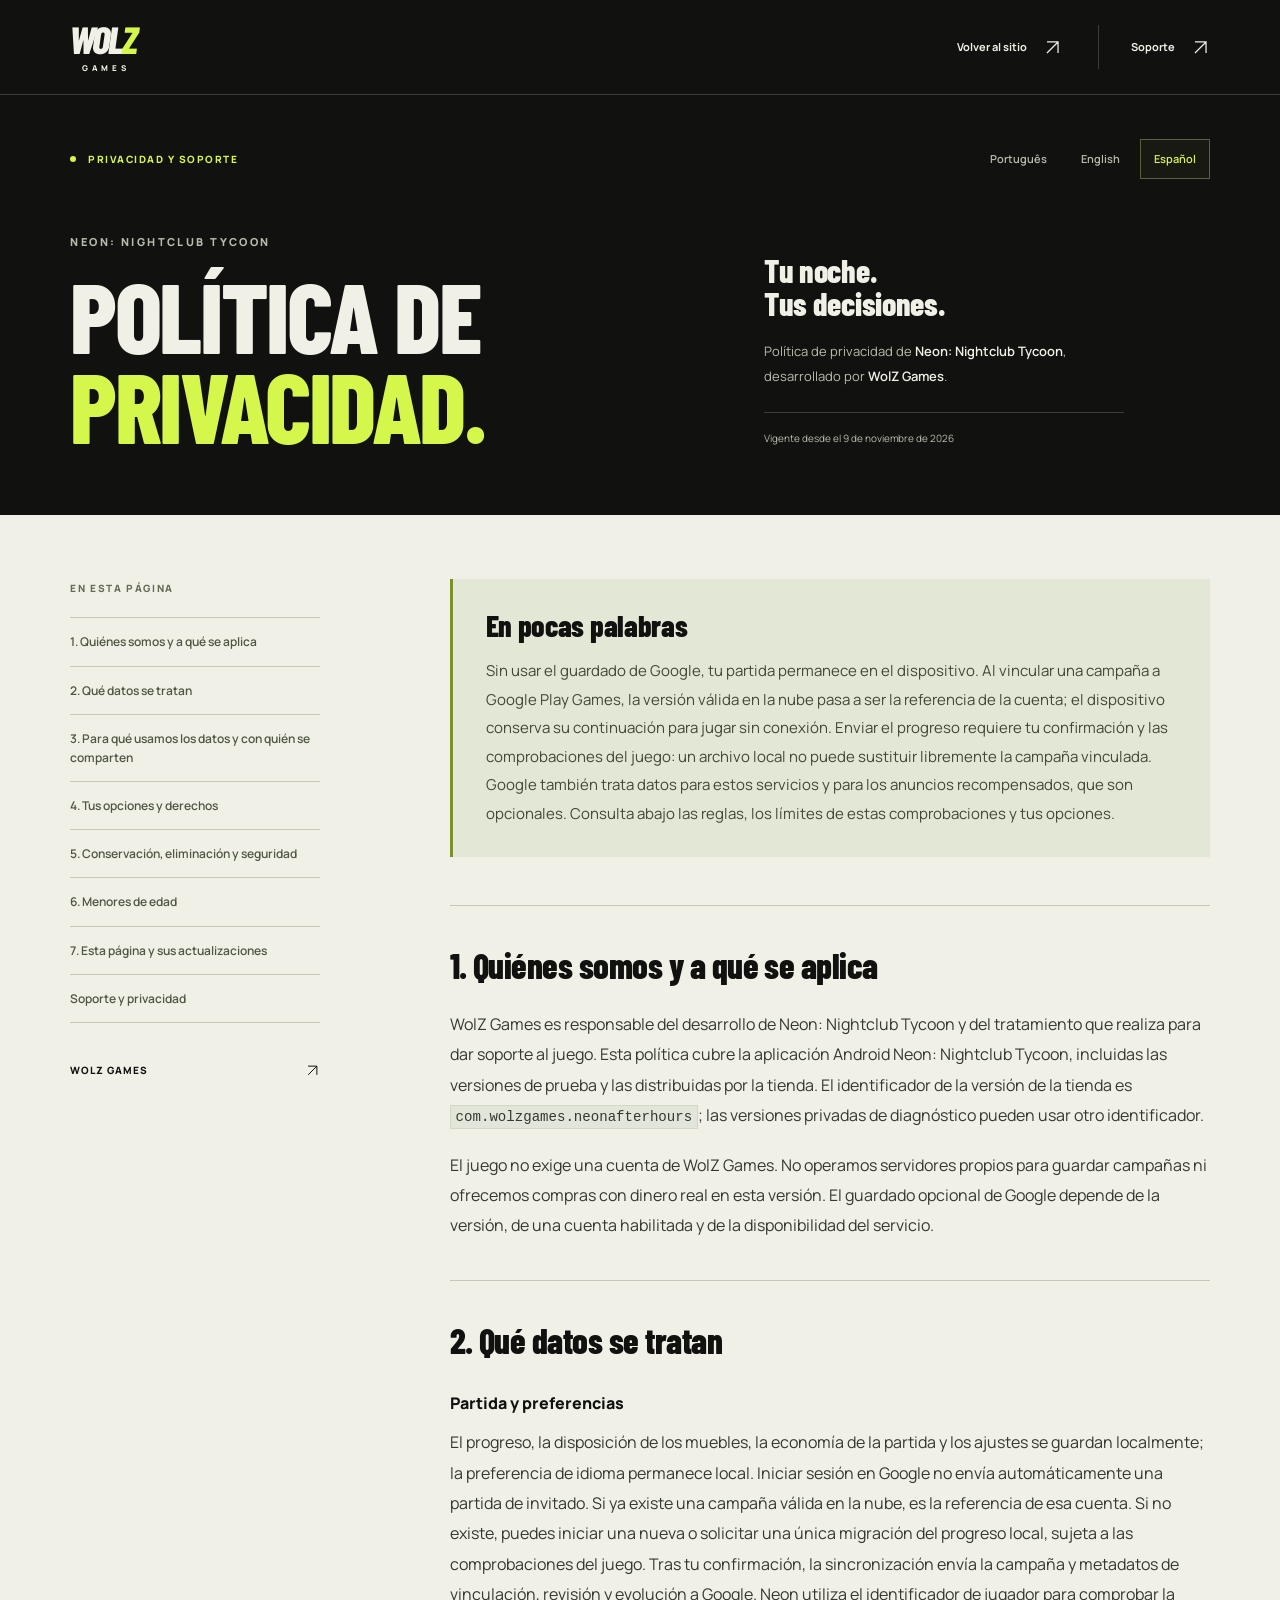
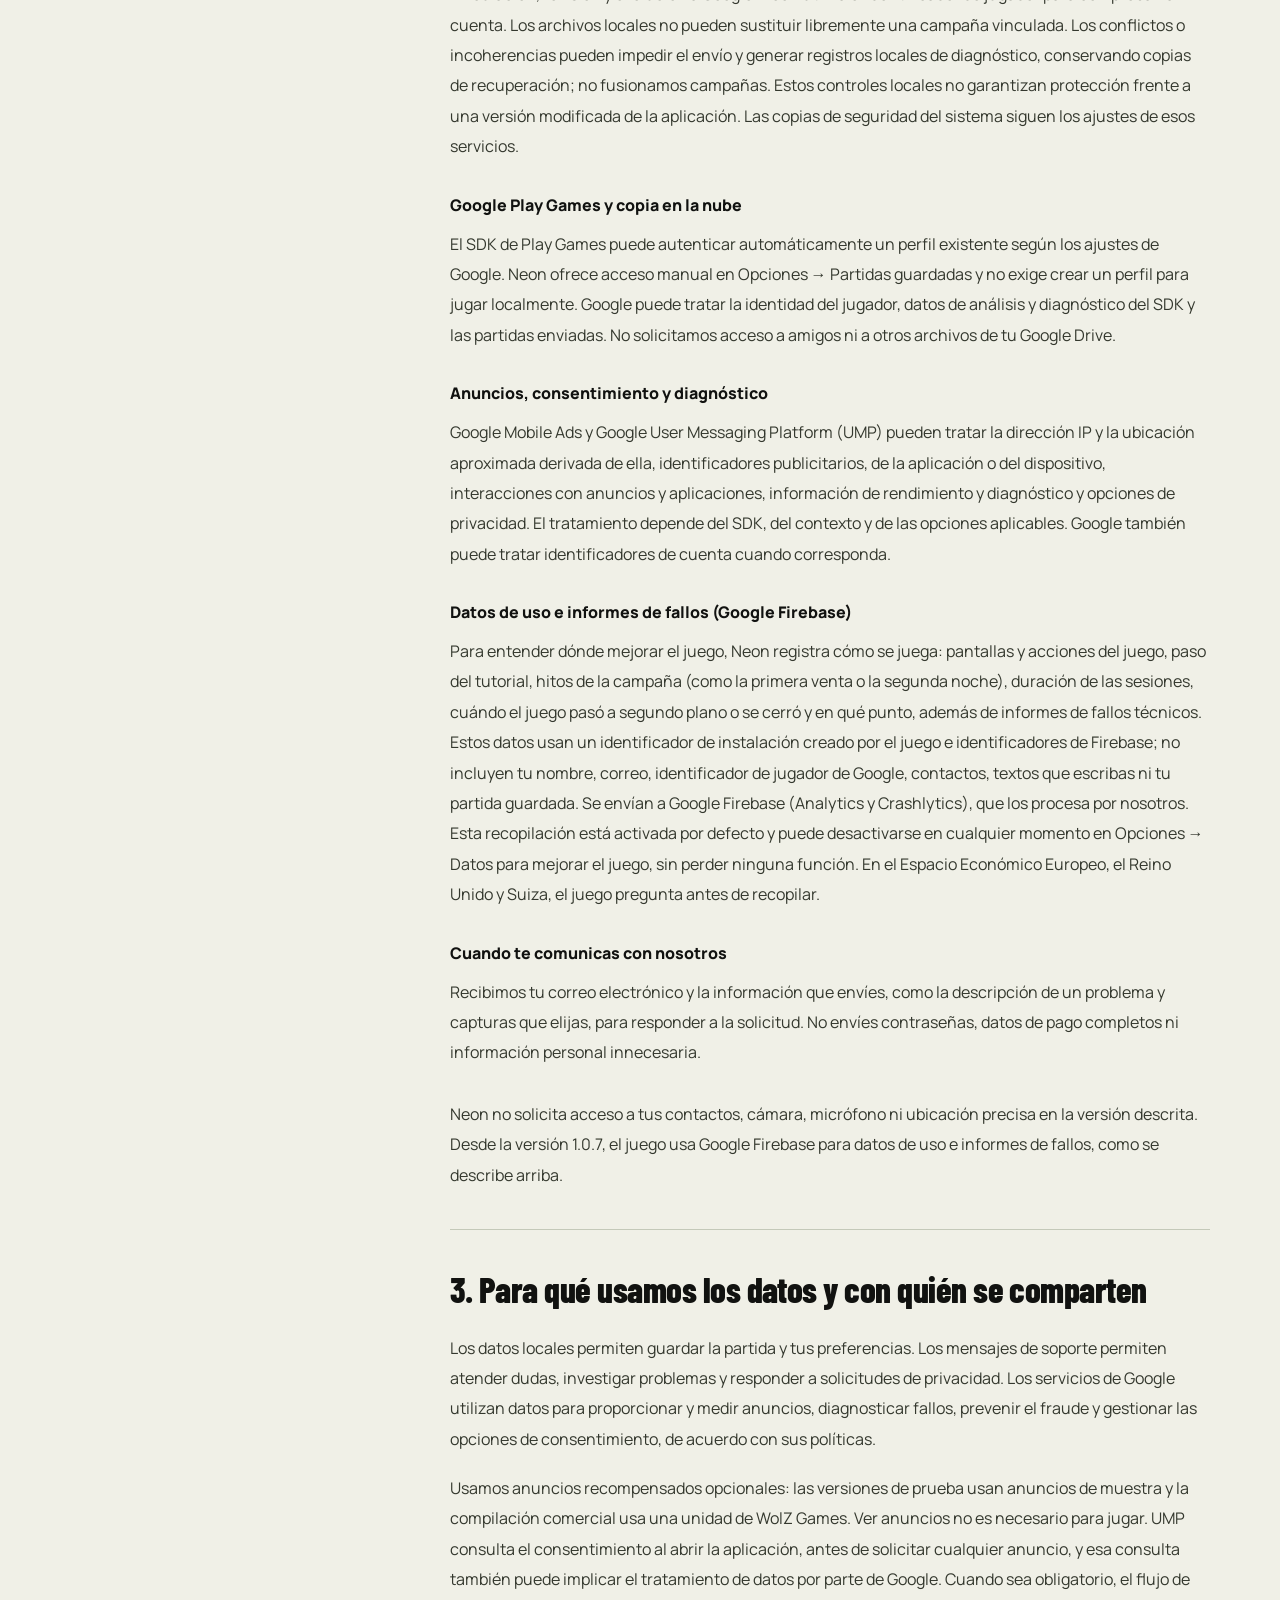
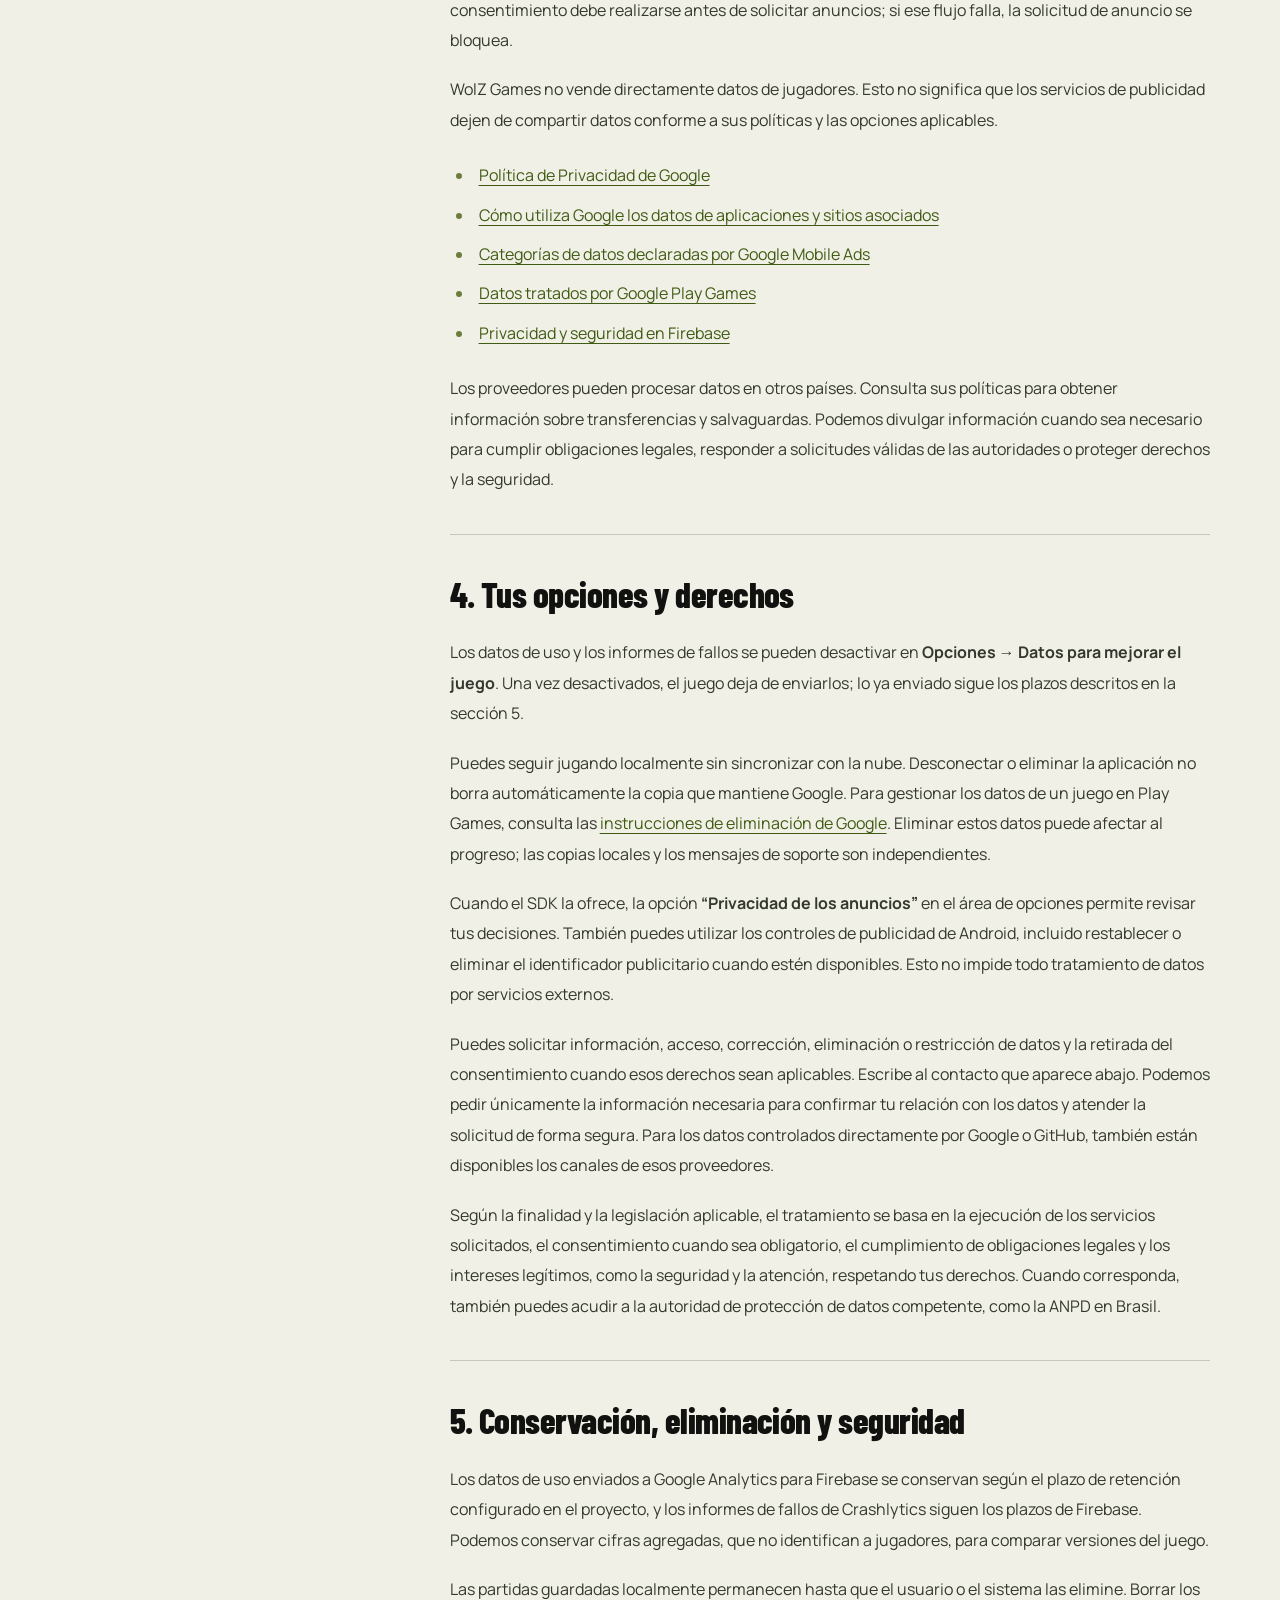
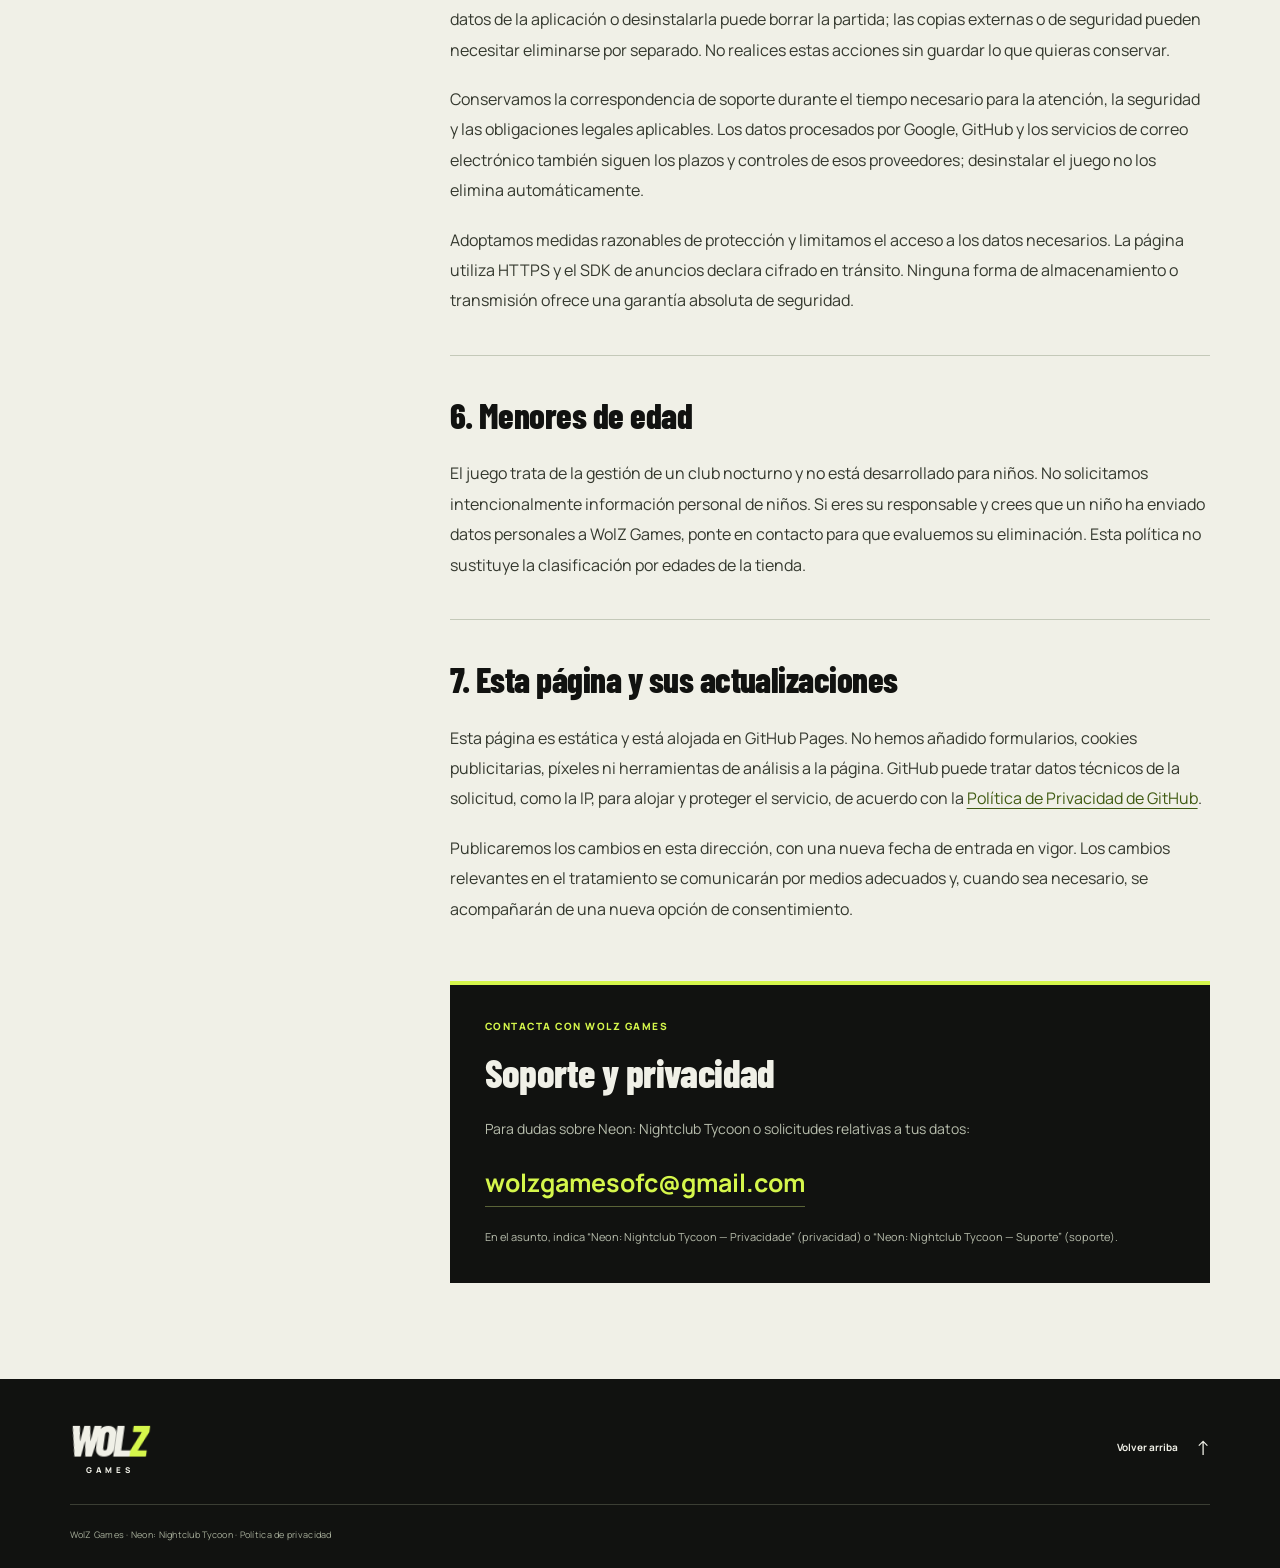
<file: es.html>
<!doctype html>
<html lang="es">
<head>
  <meta charset="utf-8">
  <meta name="viewport" content="width=device-width,initial-scale=1">
  <meta name="description" content="Política de privacidad de Neon: Nightclub Tycoon, de WolZ Games. Datos, anuncios, tus opciones y contacto.">
  <meta name="color-scheme" content="light">
  <meta name="theme-color" content="#111210">
  <title>Privacidad · Neon: Nightclub Tycoon · WolZ Games</title>
  <link rel="canonical" href="https://wesley-dev1.github.io/neonafterhours-privacy/es.html">
  <link rel="alternate" hreflang="pt-BR" href="https://wesley-dev1.github.io/neonafterhours-privacy/">
  <link rel="alternate" hreflang="en" href="https://wesley-dev1.github.io/neonafterhours-privacy/en.html">
  <link rel="alternate" hreflang="es" href="https://wesley-dev1.github.io/neonafterhours-privacy/es.html">
  <link rel="alternate" hreflang="x-default" href="https://wesley-dev1.github.io/neonafterhours-privacy/">
  <link rel="icon" href="https://wesley-dev1.github.io/assets/neon-icon.webp" type="image/webp">
  <link rel="preload" href="assets/fonts/barlow-condensed-800-latin.woff2" as="font" type="font/woff2" crossorigin>
  <link rel="preload" href="assets/fonts/manrope-latin.woff2" as="font" type="font/woff2" crossorigin>
  <link rel="stylesheet" href="style.css?v=c54417be1d84">
</head>
<body id="top">
<a class="skip" href="#policy">Ir a la política</a>
<header class="site-header"><div class="wrap header-inner"><a class="brand" href="https://wesley-dev1.github.io/" aria-label="WolZ Games, inicio"><span class="brand-word">WOL<span>Z</span></span><span class="brand-caption">GAMES</span></a><a class="header-back" href="https://wesley-dev1.github.io/">Volver al sitio<svg class="icon" viewBox="0 0 24 24" aria-hidden="true"><path d="M5 19 19 5M5 5h14v14"/></svg></a><a class="header-support" href="mailto:wolzgamesofc@gmail.com">Soporte<svg class="icon" viewBox="0 0 24 24" aria-hidden="true"><path d="M5 19 19 5M5 5h14v14"/></svg></a></div></header>
<main id="policy" tabindex="-1">
<div class="document-hero"><div class="wrap"><div class="hero-top"><p class="eyebrow">PRIVACIDAD Y SOPORTE</p><nav aria-label="Idioma" class="languages"><a href="./" lang="pt-BR" hreflang="pt-BR">Português</a><a href="en.html" lang="en" hreflang="en">English</a><a href="es.html" lang="es" hreflang="es" aria-current="page">Español</a></nav></div><div class="hero-grid"><div><p class="document-game">NEON: NIGHTCLUB TYCOON</p><h1>POLÍTICA DE<br><span>PRIVACIDAD.</span></h1></div><div class="hero-aside"><p class="hero-tagline">Tu noche.<br>Tus decisiones.</p><p class="intro">Política de privacidad de <strong>Neon: Nightclub Tycoon</strong>, desarrollado por <strong>WolZ Games</strong>.</p><p class="updated">Vigente desde el 9 de noviembre de 2026</p></div></div></div></div>
<div class="wrap reading-layout">
<aside class="desktop-toc"><div class="toc-inner"><p class="toc-label">En esta página</p><nav aria-label="En esta página"><a href="#about">1. Quiénes somos y a qué se aplica</a>
<a href="#data">2. Qué datos se tratan</a>
<a href="#ads">3. Para qué usamos los datos y con quién se comparten</a>
<a href="#choices">4. Tus opciones y derechos</a>
<a href="#security">5. Conservación, eliminación y seguridad</a>
<a href="#minors">6. Menores de edad</a>
<a href="#updates">7. Esta página y sus actualizaciones</a>
<a href="#contact">Soporte y privacidad</a></nav><a class="toc-home" href="https://wesley-dev1.github.io/">WOLZ GAMES <svg class="icon" viewBox="0 0 24 24" aria-hidden="true"><path d="M5 19 19 5M5 5h14v14"/></svg></a></div></aside>
<div class="reading-main"><details class="mobile-toc"><summary>Explorar esta política<span aria-hidden="true">+</span></summary><nav aria-label="En esta página"><a href="#about">1. Quiénes somos y a qué se aplica</a>
<a href="#data">2. Qué datos se tratan</a>
<a href="#ads">3. Para qué usamos los datos y con quién se comparten</a>
<a href="#choices">4. Tus opciones y derechos</a>
<a href="#security">5. Conservación, eliminación y seguridad</a>
<a href="#minors">6. Menores de edad</a>
<a href="#updates">7. Esta página y sus actualizaciones</a>
<a href="#contact">Soporte y privacidad</a></nav></details>
<article class="policy-copy" aria-label="Política de privacidad">
<aside class="summary"><strong>En pocas palabras</strong><p>Sin usar el guardado de Google, tu partida permanece en el dispositivo. Al vincular una campaña a Google Play Games, la versión válida en la nube pasa a ser la referencia de la cuenta; el dispositivo conserva su continuación para jugar sin conexión. Enviar el progreso requiere tu confirmación y las comprobaciones del juego: un archivo local no puede sustituir libremente la campaña vinculada. Google también trata datos para estos servicios y para los anuncios recompensados, que son opcionales. Consulta abajo las reglas, los límites de estas comprobaciones y tus opciones.</p></aside>
<section id="about"><h2>1. Quiénes somos y a qué se aplica</h2><p>WolZ Games es responsable del desarrollo de Neon: Nightclub Tycoon y del tratamiento que realiza para dar soporte al juego. Esta política cubre la aplicación Android Neon: Nightclub Tycoon, incluidas las versiones de prueba y las distribuidas por la tienda. El identificador de la versión de la tienda es <code>com.wolzgames.neonafterhours</code>; las versiones privadas de diagnóstico pueden usar otro identificador.</p><p>El juego no exige una cuenta de WolZ Games. No operamos servidores propios para guardar campañas ni ofrecemos compras con dinero real en esta versión. El guardado opcional de Google depende de la versión, de una cuenta habilitada y de la disponibilidad del servicio.</p></section>
<section id="data"><h2>2. Qué datos se tratan</h2><div class="item"><h3>Partida y preferencias</h3><p>El progreso, la disposición de los muebles, la economía de la partida y los ajustes se guardan localmente; la preferencia de idioma permanece local. Iniciar sesión en Google no envía automáticamente una partida de invitado. Si ya existe una campaña válida en la nube, es la referencia de esa cuenta. Si no existe, puedes iniciar una nueva o solicitar una única migración del progreso local, sujeta a las comprobaciones del juego. Tras tu confirmación, la sincronización envía la campaña y metadatos de vinculación, revisión y evolución a Google. Neon utiliza el identificador de jugador para comprobar la cuenta. Los archivos locales no pueden sustituir libremente una campaña vinculada. Los conflictos o incoherencias pueden impedir el envío y generar registros locales de diagnóstico, conservando copias de recuperación; no fusionamos campañas. Estos controles locales no garantizan protección frente a una versión modificada de la aplicación. Las copias de seguridad del sistema siguen los ajustes de esos servicios.</p></div><div class="item"><h3>Google Play Games y copia en la nube</h3><p>El SDK de Play Games puede autenticar automáticamente un perfil existente según los ajustes de Google. Neon ofrece acceso manual en Opciones → Partidas guardadas y no exige crear un perfil para jugar localmente. Google puede tratar la identidad del jugador, datos de análisis y diagnóstico del SDK y las partidas enviadas. No solicitamos acceso a amigos ni a otros archivos de tu Google Drive.</p></div><div class="item"><h3>Anuncios, consentimiento y diagnóstico</h3><p>Google Mobile Ads y Google User Messaging Platform (UMP) pueden tratar la dirección IP y la ubicación aproximada derivada de ella, identificadores publicitarios, de la aplicación o del dispositivo, interacciones con anuncios y aplicaciones, información de rendimiento y diagnóstico y opciones de privacidad. El tratamiento depende del SDK, del contexto y de las opciones aplicables. Google también puede tratar identificadores de cuenta cuando corresponda.</p></div><div class="item"><h3>Datos de uso e informes de fallos (Google Firebase)</h3><p>Para entender dónde mejorar el juego, Neon registra cómo se juega: pantallas y acciones del juego, paso del tutorial, hitos de la campaña (como la primera venta o la segunda noche), duración de las sesiones, cuándo el juego pasó a segundo plano o se cerró y en qué punto, además de informes de fallos técnicos. Estos datos usan un identificador de instalación creado por el juego e identificadores de Firebase; no incluyen tu nombre, correo, identificador de jugador de Google, contactos, textos que escribas ni tu partida guardada. Se envían a Google Firebase (Analytics y Crashlytics), que los procesa por nosotros. Esta recopilación está activada por defecto y puede desactivarse en cualquier momento en Opciones → Datos para mejorar el juego, sin perder ninguna función. En el Espacio Económico Europeo, el Reino Unido y Suiza, el juego pregunta antes de recopilar.</p></div><div class="item"><h3>Cuando te comunicas con nosotros</h3><p>Recibimos tu correo electrónico y la información que envíes, como la descripción de un problema y capturas que elijas, para responder a la solicitud. No envíes contraseñas, datos de pago completos ni información personal innecesaria.</p></div><p>Neon no solicita acceso a tus contactos, cámara, micrófono ni ubicación precisa en la versión descrita. Desde la versión 1.0.7, el juego usa Google Firebase para datos de uso e informes de fallos, como se describe arriba.</p></section>
<section id="ads"><h2>3. Para qué usamos los datos y con quién se comparten</h2><p>Los datos locales permiten guardar la partida y tus preferencias. Los mensajes de soporte permiten atender dudas, investigar problemas y responder a solicitudes de privacidad. Los servicios de Google utilizan datos para proporcionar y medir anuncios, diagnosticar fallos, prevenir el fraude y gestionar las opciones de consentimiento, de acuerdo con sus políticas.</p><p>Usamos anuncios recompensados opcionales: las versiones de prueba usan anuncios de muestra y la compilación comercial usa una unidad de WolZ Games. Ver anuncios no es necesario para jugar. UMP consulta el consentimiento al abrir la aplicación, antes de solicitar cualquier anuncio, y esa consulta también puede implicar el tratamiento de datos por parte de Google. Cuando sea obligatorio, el flujo de consentimiento debe realizarse antes de solicitar anuncios; si ese flujo falla, la solicitud de anuncio se bloquea.</p><p>WolZ Games no vende directamente datos de jugadores. Esto no significa que los servicios de publicidad dejen de compartir datos conforme a sus políticas y las opciones aplicables.</p><ul><li><a href="https://policies.google.com/privacy">Política de Privacidad de Google</a></li><li><a href="https://policies.google.com/technologies/partner-sites">Cómo utiliza Google los datos de aplicaciones y sitios asociados</a></li><li><a href="https://developers.google.com/admob/android/privacy/play-data-disclosure">Categorías de datos declaradas por Google Mobile Ads</a></li><li><a href="https://developer.android.com/games/pgs/data-collection">Datos tratados por Google Play Games</a></li><li><a href="https://firebase.google.com/support/privacy">Privacidad y seguridad en Firebase</a></li></ul><p>Los proveedores pueden procesar datos en otros países. Consulta sus políticas para obtener información sobre transferencias y salvaguardas. Podemos divulgar información cuando sea necesario para cumplir obligaciones legales, responder a solicitudes válidas de las autoridades o proteger derechos y la seguridad.</p></section>
<section id="choices"><h2>4. Tus opciones y derechos</h2><p>Los datos de uso y los informes de fallos se pueden desactivar en <strong>Opciones → Datos para mejorar el juego</strong>. Una vez desactivados, el juego deja de enviarlos; lo ya enviado sigue los plazos descritos en la sección 5.</p><p>Puedes seguir jugando localmente sin sincronizar con la nube. Desconectar o eliminar la aplicación no borra automáticamente la copia que mantiene Google. Para gestionar los datos de un juego en Play Games, consulta las <a href="https://support.google.com/googleplay/answer/9130646">instrucciones de eliminación de Google</a>. Eliminar estos datos puede afectar al progreso; las copias locales y los mensajes de soporte son independientes.</p><p>Cuando el SDK la ofrece, la opción <strong>“Privacidad de los anuncios”</strong> en el área de opciones permite revisar tus decisiones. También puedes utilizar los controles de publicidad de Android, incluido restablecer o eliminar el identificador publicitario cuando estén disponibles. Esto no impide todo tratamiento de datos por servicios externos.</p><p>Puedes solicitar información, acceso, corrección, eliminación o restricción de datos y la retirada del consentimiento cuando esos derechos sean aplicables. Escribe al contacto que aparece abajo. Podemos pedir únicamente la información necesaria para confirmar tu relación con los datos y atender la solicitud de forma segura. Para los datos controlados directamente por Google o GitHub, también están disponibles los canales de esos proveedores.</p><p>Según la finalidad y la legislación aplicable, el tratamiento se basa en la ejecución de los servicios solicitados, el consentimiento cuando sea obligatorio, el cumplimiento de obligaciones legales y los intereses legítimos, como la seguridad y la atención, respetando tus derechos. Cuando corresponda, también puedes acudir a la autoridad de protección de datos competente, como la ANPD en Brasil.</p></section>
<section id="security"><h2>5. Conservación, eliminación y seguridad</h2><p>Los datos de uso enviados a Google Analytics para Firebase se conservan según el plazo de retención configurado en el proyecto, y los informes de fallos de Crashlytics siguen los plazos de Firebase. Podemos conservar cifras agregadas, que no identifican a jugadores, para comparar versiones del juego.</p><p>Las partidas guardadas localmente permanecen hasta que el usuario o el sistema las elimine. Borrar los datos de la aplicación o desinstalarla puede borrar la partida; las copias externas o de seguridad pueden necesitar eliminarse por separado. No realices estas acciones sin guardar lo que quieras conservar.</p><p>Conservamos la correspondencia de soporte durante el tiempo necesario para la atención, la seguridad y las obligaciones legales aplicables. Los datos procesados por Google, GitHub y los servicios de correo electrónico también siguen los plazos y controles de esos proveedores; desinstalar el juego no los elimina automáticamente.</p><p>Adoptamos medidas razonables de protección y limitamos el acceso a los datos necesarios. La página utiliza HTTPS y el SDK de anuncios declara cifrado en tránsito. Ninguna forma de almacenamiento o transmisión ofrece una garantía absoluta de seguridad.</p></section>
<section id="minors"><h2>6. Menores de edad</h2><p>El juego trata de la gestión de un club nocturno y no está desarrollado para niños. No solicitamos intencionalmente información personal de niños. Si eres su responsable y crees que un niño ha enviado datos personales a WolZ Games, ponte en contacto para que evaluemos su eliminación. Esta política no sustituye la clasificación por edades de la tienda.</p></section>
<section id="updates"><h2>7. Esta página y sus actualizaciones</h2><p>Esta página es estática y está alojada en GitHub Pages. No hemos añadido formularios, cookies publicitarias, píxeles ni herramientas de análisis a la página. GitHub puede tratar datos técnicos de la solicitud, como la IP, para alojar y proteger el servicio, de acuerdo con la <a href="https://docs.github.com/en/site-policy/privacy-policies/github-general-privacy-statement">Política de Privacidad de GitHub</a>.</p><p>Publicaremos los cambios en esta dirección, con una nueva fecha de entrada en vigor. Los cambios relevantes en el tratamiento se comunicarán por medios adecuados y, cuando sea necesario, se acompañarán de una nueva opción de consentimiento.</p></section>
<section id="contact" class="contact"><p class="eyebrow">CONTACTA CON WOLZ GAMES</p><h2>Soporte y privacidad</h2><p>Para dudas sobre Neon: Nightclub Tycoon o solicitudes relativas a tus datos:</p><a class="email" href="mailto:wolzgamesofc@gmail.com">wolzgamesofc@gmail.com</a><p class="hint">En el asunto, indica “Neon: Nightclub Tycoon — Privacidade” (privacidad) o “Neon: Nightclub Tycoon — Suporte” (soporte).</p></section>
</article></div>
</div>
</main>
<footer class="site-footer"><div class="wrap"><div class="footer-top"><a class="brand" href="https://wesley-dev1.github.io/" aria-label="WolZ Games, inicio"><span class="brand-word">WOL<span>Z</span></span><span class="brand-caption">GAMES</span></a><a class="footer-back" href="#top">Volver arriba<span aria-hidden="true">↑</span></a></div><p class="footer-note">WolZ Games · Neon: Nightclub Tycoon · Política de privacidad</p></div></footer>
</body>
</html>
</file>
<file: style.css>
@font-face{font-family:Barlow;src:url('assets/fonts/barlow-condensed-800-latin.woff2') format('woff2');font-style:normal;font-weight:800;font-display:swap}
@font-face{font-family:Manrope;src:url('assets/fonts/manrope-latin.woff2') format('woff2');font-style:normal;font-weight:400 800;font-display:swap}
:root{--ink:#111210;--paper:#f0f0e7;--acid:#d5f64b;--text:#34382e;--muted:#696f61;--line:#c4c9b9;--gutter:clamp(24px,5.5vw,88px);--body:Manrope,Arial,sans-serif;--display:Barlow,'Arial Narrow',Impact,sans-serif;color-scheme:light}
*{box-sizing:border-box}
html{scroll-behavior:smooth;scroll-padding-top:32px}
body{margin:0;background:var(--paper);color:var(--ink);font:400 16px/1.85 var(--body);-webkit-font-smoothing:antialiased}
::selection{background:var(--acid);color:var(--ink)}
a{color:inherit;text-underline-offset:4px;text-decoration-thickness:1px}
a:hover{text-decoration-thickness:2px}
a:focus-visible,summary:focus-visible,[tabindex]:focus-visible{outline:3px solid #697e17;outline-offset:5px}
p,h1,h2,h3,figure{margin:0}
svg{display:block}
.wrap{width:min(calc(100% - var(--gutter)*2),1240px);margin-inline:auto}
.icon{width:19px;height:19px;fill:none;stroke:currentColor;stroke-width:1.6;flex:none}
.skip{position:fixed;left:16px;top:12px;padding:12px 20px;background:var(--acid);color:var(--ink);z-index:100;font-weight:800;transform:translateY(-160%)}
.skip:focus{transform:none}
.site-header{background:var(--ink);color:var(--paper);border-bottom:1px solid #3b3e34}
.header-inner{min-height:94px;display:flex;align-items:center;gap:36px}
.brand{display:inline-flex;align-items:center;flex-direction:column;line-height:1;flex:none;text-decoration:none}
.brand-word{font:800 38px/.9 var(--display);letter-spacing:-.065em;transform:skewX(-8deg)}
.brand-word>span{color:var(--acid)}
.brand-caption{font-size:8px;font-weight:800;letter-spacing:.5em;padding-left:4px;margin-top:7px}
.header-back,.header-support{display:flex;align-items:center;gap:16px;min-height:44px;text-decoration:none;font-size:11px;font-weight:700}
.header-back{margin-left:auto}
.header-support{padding-left:32px;border-left:1px solid #3b3e34}
.site-header a:hover,.site-footer a:hover{color:var(--acid)}
.site-header :focus-visible,.document-hero :focus-visible,.site-footer :focus-visible{outline-color:var(--acid)}
.document-hero{background:var(--ink);color:var(--paper);padding:44px 0 64px}
.hero-top{display:flex;align-items:center;justify-content:space-between;gap:32px;margin-bottom:55px}
.eyebrow{font-size:10px;font-weight:800;letter-spacing:.15em;text-transform:uppercase;line-height:1.6}
.hero-top>.eyebrow{color:var(--acid);display:flex;align-items:center;gap:12px}
.hero-top>.eyebrow::before{content:'';width:6px;height:6px;background:var(--acid);border-radius:50%;flex:none}
.languages{display:flex;align-items:center;gap:6px}
.languages a{display:flex;align-items:center;justify-content:center;padding:7px 13px;min-height:40px;text-decoration:none;font-size:11px;font-weight:600;border:1px solid transparent;color:#b7bdac}
.languages a:hover{border-color:#687057;color:var(--paper)}
.languages a[aria-current=page]{color:var(--acid);border-color:#58613d;background:#d5f64b08}
.hero-grid{display:grid;grid-template-columns:minmax(0,1.4fr) minmax(270px,1fr);align-items:end;gap:70px}
.document-game{font-size:11px;font-weight:800;letter-spacing:.22em;line-height:1.5;margin-bottom:19px;color:#b7bdac}
h1{font:800 clamp(66px,7.7vw,108px)/.92 var(--display);letter-spacing:-.025em}
h1 span{color:var(--acid)}
.hero-aside{padding-bottom:4px;max-width:360px}
.hero-tagline{font:800 32px/1.04 var(--display);letter-spacing:-.01em;margin-bottom:19px}


.intro{font-size:13px;line-height:1.9;color:#b7bdac;margin-bottom:23px}
.intro strong{color:var(--paper);font-weight:600}
.updated{font-size:10px;line-height:1.7;padding-top:17px;border-top:1px solid #3b3e34;color:#b7bdac}
.reading-layout{display:grid;grid-template-columns:250px minmax(0,760px);gap:80px;justify-content:space-between;padding-block:64px 96px;align-items:start}
.desktop-toc{position:sticky;top:30px;max-height:calc(100dvh - 60px);overflow-y:auto;scrollbar-width:thin;scrollbar-color:#9da78c transparent}
.toc-label{font-size:10px;font-weight:800;letter-spacing:.16em;text-transform:uppercase;margin-bottom:20px;color:#636b55}
.desktop-toc nav,.mobile-toc nav{display:flex;flex-direction:column}
.desktop-toc nav{border-top:1px solid var(--line)}
.desktop-toc nav a{font-size:12px;font-weight:600;line-height:1.6;padding:14px 8px 14px 0;border-bottom:1px solid var(--line);text-decoration:none;min-height:48px;display:flex;align-items:center;color:#4e5742}
.desktop-toc nav a:hover{color:var(--ink);background:#e5e9d9;padding-left:10px}
.toc-home{display:flex;align-items:center;justify-content:space-between;min-height:50px;gap:16px;margin-top:22px;font-size:10px;font-weight:800;letter-spacing:.1em;text-decoration:none}
.toc-home .icon{width:15px;height:15px}
.reading-main{min-width:0}
.mobile-toc{display:none}
.summary{background:#e3e7d6;border-left:3px solid #79902c;padding:29px 33px;margin-bottom:48px}
.summary>strong{display:block;font:800 30px/1.15 var(--display);letter-spacing:-.01em;margin-bottom:15px}
.summary p{font-size:15px;line-height:1.9;color:#414936}
.policy-copy section{padding:39px 0;border-top:1px solid var(--line);scroll-margin-top:30px}
.policy-copy h2{font:800 35px/1.16 var(--display);letter-spacing:-.015em;margin-bottom:23px;text-wrap:pretty}
.policy-copy h3{font-size:16px;font-weight:800;line-height:1.5;margin-bottom:12px;color:var(--ink)}
.policy-copy section p,.policy-copy li{color:var(--text);font-size:16px;line-height:1.9}
.policy-copy section p+p{margin-top:19px}
.policy-copy .item{margin-block:31px}
.policy-copy ul{padding-left:24px;margin-block:25px}
.policy-copy li{padding-left:5px;margin-block:9px}
.policy-copy li::marker{color:#6c7c3c}
.policy-copy a{color:#405b13;overflow-wrap:anywhere}
.policy-copy a:hover{color:var(--ink)}
.policy-copy code{font:400 .88em/1.7 ui-monospace,Consolas,monospace;background:#e2e5d9;padding:3px 5px;overflow-wrap:anywhere;border:1px solid #d2d8c5}
.policy-copy .contact{background:var(--ink);color:var(--paper);padding:32px 35px 35px;margin-top:18px;border:0;border-top:4px solid var(--acid)}
.contact .eyebrow{color:var(--acid);margin-bottom:15px;font-size:10px;line-height:1.6}
.contact h2{font-size:39px;margin-bottom:20px}
.policy-copy .contact p{color:#b7bdac;font-size:14px;line-height:1.85}
.policy-copy .contact .eyebrow{color:var(--acid);font-size:10px}
.policy-copy .contact .email{display:inline-block;max-width:100%;margin-block:18px 20px;font-size:clamp(18px,2vw,25px);font-weight:700;color:var(--acid);text-decoration:none;border-bottom:1px solid #5a6438;overflow-wrap:anywhere;min-height:44px}
.policy-copy .contact .hint{font-size:11px;line-height:1.9;margin-top:0}
.contact :focus-visible{outline-color:var(--acid)}
.site-footer{background:var(--ink);color:var(--paper);padding:42px 0 24px}
.footer-top{display:flex;justify-content:space-between;align-items:center;gap:24px;padding-bottom:30px}
.footer-top .brand-word{font-size:43px}
.footer-back{display:flex;align-items:center;gap:18px;min-height:44px;font-size:10px;font-weight:700;text-decoration:none}
.footer-back span{font-size:20px;font-weight:400}
.footer-note{border-top:1px solid #3b3e34;padding-top:22px;color:#a7ae9a;font-size:9px;letter-spacing:.03em}
@media(max-width:1100px){
  :root{--gutter:38px}.hero-grid{gap:44px;grid-template-columns:minmax(0,1.25fr) minmax(240px,1fr)}h1{font-size:88px}.reading-layout{grid-template-columns:210px minmax(0,1fr);gap:48px}.desktop-toc nav a{font-size:11px}.hero-tagline{font-size:29px}.policy-copy h2{font-size:33px}
}
@media(max-width:800px){
  :root{--gutter:28px}.header-inner{min-height:82px}.document-hero{padding:34px 0 46px}.hero-top{margin-bottom:37px;gap:20px}.hero-top>.eyebrow{font-size:8px;letter-spacing:.12em}.languages a{font-size:10px;padding-inline:10px}.hero-grid{grid-template-columns:1fr 1fr;gap:32px}h1{font-size:72px}.document-game{font-size:9px}.hero-tagline{font-size:27px}.intro{font-size:12px}.updated{font-size:9px}.reading-layout{display:block;padding-block:40px 65px}.desktop-toc{display:none}.mobile-toc{display:block;border-top:1px solid #a9b397;border-bottom:1px solid #a9b397;margin-bottom:30px}.mobile-toc summary{display:flex;align-items:center;justify-content:space-between;gap:24px;list-style:none;cursor:pointer;font-size:12px;font-weight:800;min-height:60px}.mobile-toc summary::-webkit-details-marker{display:none}.mobile-toc summary>span{font-size:25px;line-height:1;font-weight:400}.mobile-toc[open] summary>span{transform:rotate(45deg)}.mobile-toc nav{padding-bottom:15px}.mobile-toc nav a{font-size:12px;line-height:1.6;min-height:44px;padding:12px 0;border-top:1px solid var(--line);text-decoration:none;color:#405b13}.summary{padding:27px 30px;margin-bottom:35px}.policy-copy h2{font-size:35px}.policy-copy section{padding-block:34px}
}
@media(max-width:600px){
  :root{--gutter:22px}.header-inner{min-height:78px;gap:18px}.brand-word{font-size:32px}.brand-caption{font-size:6px}.header-back{font-size:10px;gap:12px}.header-back .icon{width:16px;height:16px}.header-support{display:none}.document-hero{padding:29px 0 37px}.hero-top{display:block;margin-bottom:35px}.hero-top>.eyebrow{font-size:8px;margin-bottom:19px}.languages{gap:5px}.languages a{font-size:11px;min-height:44px;padding:7px 13px}.hero-grid{grid-template-columns:1fr;gap:29px}h1{font-size:clamp(63px,16vw,84px);line-height:.94}.document-game{font-size:9px;letter-spacing:.18em;margin-bottom:15px}.hero-aside{max-width:none}.hero-tagline{font-size:27px;margin-bottom:13px}.intro{font-size:13px;margin-bottom:18px;max-width:380px;line-height:1.8}.updated{font-size:10px;padding-top:15px}.reading-layout{padding-block:28px 48px}.mobile-toc{margin-bottom:26px}.mobile-toc summary{font-size:12px;min-height:58px}.mobile-toc nav a{font-size:12px;line-height:1.7;padding-block:13px}.summary{padding:23px 23px 25px;margin-bottom:30px}.summary>strong{font-size:28px;margin-bottom:13px}.summary p{font-size:14px;line-height:1.85}.policy-copy h2{font-size:31px;line-height:1.18;margin-bottom:21px}.policy-copy h3{font-size:16px;line-height:1.6;margin-bottom:12px}.policy-copy section{padding-block:30px}.policy-copy section p,.policy-copy li{font-size:15px;line-height:1.9}.policy-copy section p+p{margin-top:19px}.policy-copy .item{margin-block:28px}.policy-copy ul{padding-left:19px}.policy-copy li{padding-left:3px;margin-block:13px}.policy-copy .contact{padding:26px 24px 29px;margin-top:8px}.contact h2{font-size:34px}.policy-copy .contact .email{font-size:18px;line-height:1.8;margin-block:18px 17px}.policy-copy .contact p{font-size:13px}.policy-copy .contact .hint{font-size:11px}.site-footer{padding:32px 0 23px}.footer-top{padding-bottom:24px}.footer-top .brand-word{font-size:38px}.footer-back{font-size:9px;gap:14px}.footer-note{font-size:8px;line-height:1.8;padding-top:20px}
}
@media(max-width:360px){:root{--gutter:18px}h1{font-size:60px}.summary{padding:22px 20px}.policy-copy .contact{padding-inline:20px}.policy-copy .contact .email{font-size:16px}.header-back{font-size:9px}}
@media(prefers-reduced-motion:reduce){html{scroll-behavior:auto}*,*::before,*::after{animation:none!important;transition:none!important}}
@media print{
  @page{margin:18mm}
  :root{color-scheme:light}html{scroll-behavior:auto}body{background:#fff;color:#111;font-size:10pt}.wrap{width:100%;max-width:none}.site-header,.languages,.desktop-toc,.mobile-toc,.skip,.footer-back{display:none!important}.document-hero{background:#fff;color:#111;padding:0 0 20pt;border-bottom:1px solid #aaa}.hero-top{margin-bottom:14pt}.hero-top>.eyebrow,.document-game,h1 span,.intro,.intro strong,.updated{color:#111}.hero-grid{display:block}.document-game{font-size:9pt;margin-bottom:12pt}h1{font-size:36pt;line-height:1}.hero-aside{max-width:none;margin-top:18pt}.hero-tagline{font-size:18pt;margin-bottom:8pt}.intro{font-size:10pt;margin-bottom:9pt}.updated{font-size:9pt;border-color:#ccc;padding-top:9pt}.reading-layout{display:block;padding:20pt 0 0}.summary{background:#fff;border:1px solid #aaa;padding:14pt;margin-bottom:20pt}.summary>strong{font-size:18pt}.summary p,.policy-copy section p,.policy-copy li{color:#111;font-size:10pt;line-height:1.6}.policy-copy h2{font-size:19pt;break-after:avoid}.policy-copy h3{font-size:11pt;break-after:avoid}.policy-copy section{padding:20pt 0;border-color:#aaa}.policy-copy section p,.policy-copy li{orphans:3;widows:3}.policy-copy a{color:#111}.policy-copy code{background:#fff;border-color:#ccc}.policy-copy .contact{background:#fff;color:#111;border:1px solid #aaa;padding:16pt;break-inside:avoid}.policy-copy .contact p,.policy-copy .contact .eyebrow,.policy-copy .contact .email{color:#111}.policy-copy .contact .email{font-size:12pt}.site-footer{background:#fff;color:#111;padding:20pt 0 0}.footer-top{display:none}.footer-note{font-size:8pt;color:#444;border-color:#aaa;padding-top:10pt}
}
</file>
